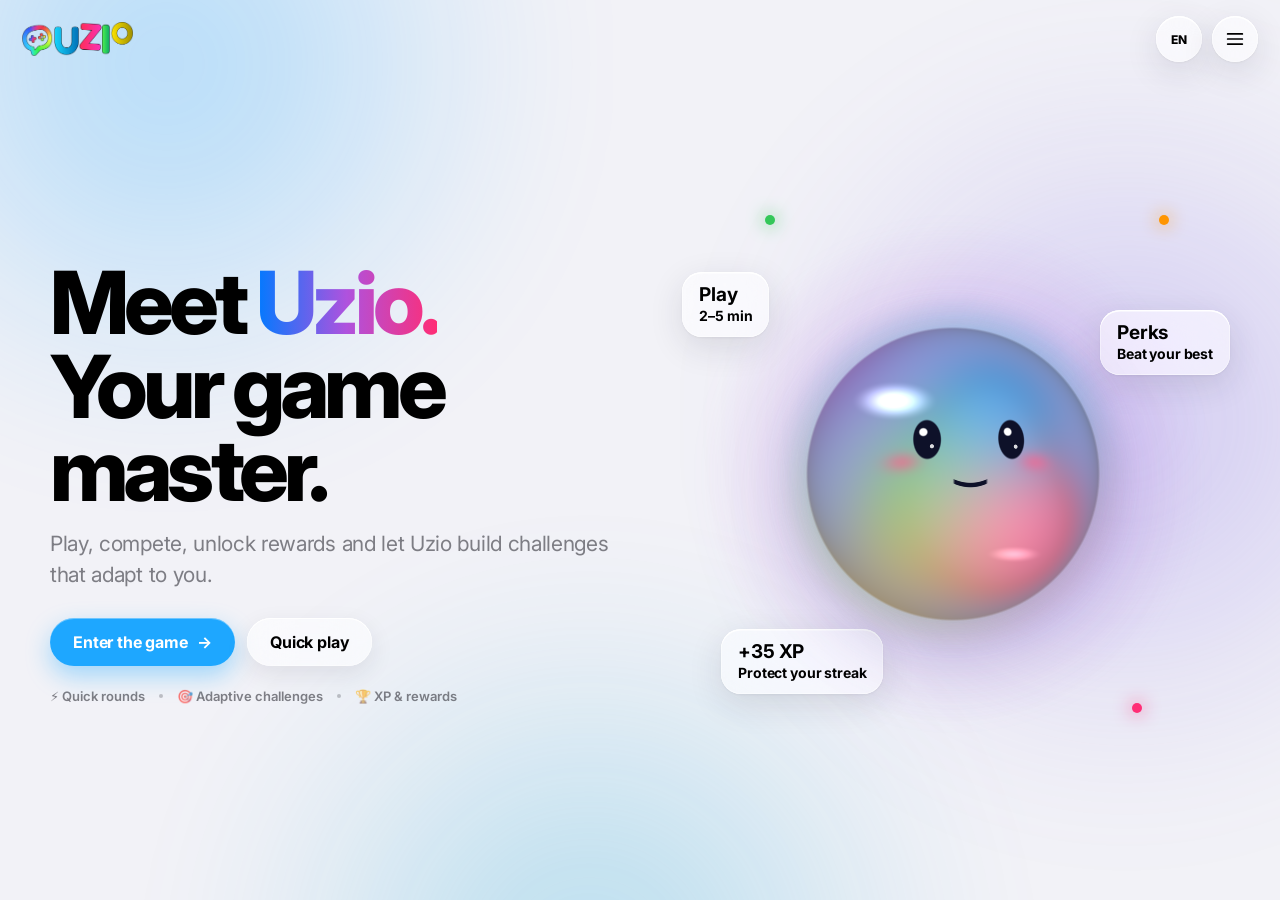
<file: index.html>
<!doctype html>
<html lang="en">
<head>
<meta charset="utf-8">
<meta name="viewport" content="width=device-width,initial-scale=1,viewport-fit=cover">
<title>Uzio</title>
<meta name="theme-color" content="#f2f2f7">
<link rel="icon" href="favicon.ico" sizes="any">
<link rel="icon" type="image/png" sizes="32x32" href="assets/favicon-32.png">
<link rel="icon" type="image/png" sizes="192x192" href="assets/favicon-192.png">
<link rel="apple-touch-icon" href="assets/apple-touch-icon.png">
<meta property="og:title" content="Uzio">
<meta property="og:image" content="assets/uzio-logo.png">
<link rel="preconnect" href="https://fonts.googleapis.com">
<link rel="preconnect" href="https://fonts.gstatic.com" crossorigin>
<link rel="stylesheet" href="https://fonts.googleapis.com/css2?family=Inter:wght@400;500;600;700;800&display=swap">
<script>try{var t=localStorage.getItem('uzio-theme');if(t==='light'||t==='dark')document.documentElement.setAttribute('data-theme',t)}catch(e){}</script>
<link rel="stylesheet" href="landing.css">
<link rel="stylesheet" href="uzio-ai.css">
<link rel="stylesheet" href="uzio-cursor.css">
</head>
<body>
<div class="wallpaper" aria-hidden="true"><i></i><i></i><i></i></div>
<div class="shell">
  <header class="topbar">
    <a class="brand" href="#" aria-label="Uzio"><img class="brand-logo" src="assets/uzio-logo.png" alt="Uzio"><img class="brand-icon" src="assets/favicon-192.png" alt="Uzio"></a>
    <div class="actions">
      <div class="pop" id="langPop">
        <button class="round-btn glass lang-btn" id="langBtn" type="button" aria-expanded="false" aria-controls="langMenu"><span id="langCode">EN</span></button>
        <div class="menu glass" id="langMenu" inert>
          <button class="menu-item" type="button" data-lang="en" aria-current="true"><span class="flag">🇬🇧</span><span>English</span><span class="check">✓</span></button>
          <button class="menu-item" type="button" data-lang="tr"><span class="flag">🇹🇷</span><span>Türkçe</span><span class="check">✓</span></button>
          <button class="menu-item" type="button" data-lang="fr"><span class="flag">🇫🇷</span><span>Français</span><span class="check">✓</span></button>
          <button class="menu-item" type="button" data-lang="de"><span class="flag">🇩🇪</span><span>Deutsch</span><span class="check">✓</span></button>
        </div>
      </div>
      <div class="pop" id="morePop">
        <button class="round-btn glass" id="moreBtn" type="button" aria-label="Open menu" aria-expanded="false" aria-controls="moreMenu"><svg viewBox="0 0 24 24"><path d="M4 6.5h16M4 12h16M4 17.5h16"/></svg></button>
        <div class="menu glass" id="moreMenu" inert>
          <a class="menu-item" href="main-page.html" id="menuEnter">Enter the game</a>
          <button class="menu-item theme-row" type="button" id="themeToggle"><span id="themeLabel">Dark mode</span><span class="switch" aria-hidden="true"><i></i></span></button>
        </div>
      </div>
    </div>
  </header>

  <main class="hero">
    <section class="copy">
      <h1 id="headline">Meet <span class="grad">Uzio.</span><br>Your game master.</h1>
      <p class="lead" id="lead">Play, compete, unlock rewards and let Uzio build challenges that adapt to you.</p>
      <div class="ctas">
        <a class="btn primary" href="main-page.html#home" id="startBtn">Enter the game <span aria-hidden="true">→</span></a>
        <a class="btn secondary" href="main-page.html#play" id="tryBtn">Quick play</a>
      </div>
      <div class="proof" aria-label="Highlights">
        <span id="proof1">⚡ Quick rounds</span><span class="dot"></span><span id="proof2">🎯 Adaptive challenges</span><span class="dot"></span><span id="proof3">🏆 XP &amp; rewards</span>
      </div>
    </section>

    <section class="visual" aria-label="Uzio character">
      <div class="halo"></div>
      <div class="bubble glass b1"><b>Play</b><span id="bubble1">2–5 min</span></div>
      <div class="bubble glass b2"><b>Perks</b><span id="bubble2">Beat your best</span></div>
      <div class="bubble glass b3"><b>+35 XP</b><span id="bubble3">Protect your streak</span></div>
      <div class="spark s1"></div><div class="spark s2"></div><div class="spark s3"></div>
      <a class="uzio-orb" href="main-page.html#uzio-ai" aria-label="Open Uzio AI">
        <span class="orb-body" id="orbBody">
          <canvas id="uzioOrb" width="512" height="512" aria-hidden="true"></canvas>
          <span class="orb-fx" aria-hidden="true"><span class="hat" id="orbHat"></span></span>
        </span>
      </a>
    </section>
  </main>
</div>
<script src="landing.js"></script>
<script src="uzio-cursor.js"></script>
<script src="uzio-ai.js"></script>
</body>
</html>
</file>
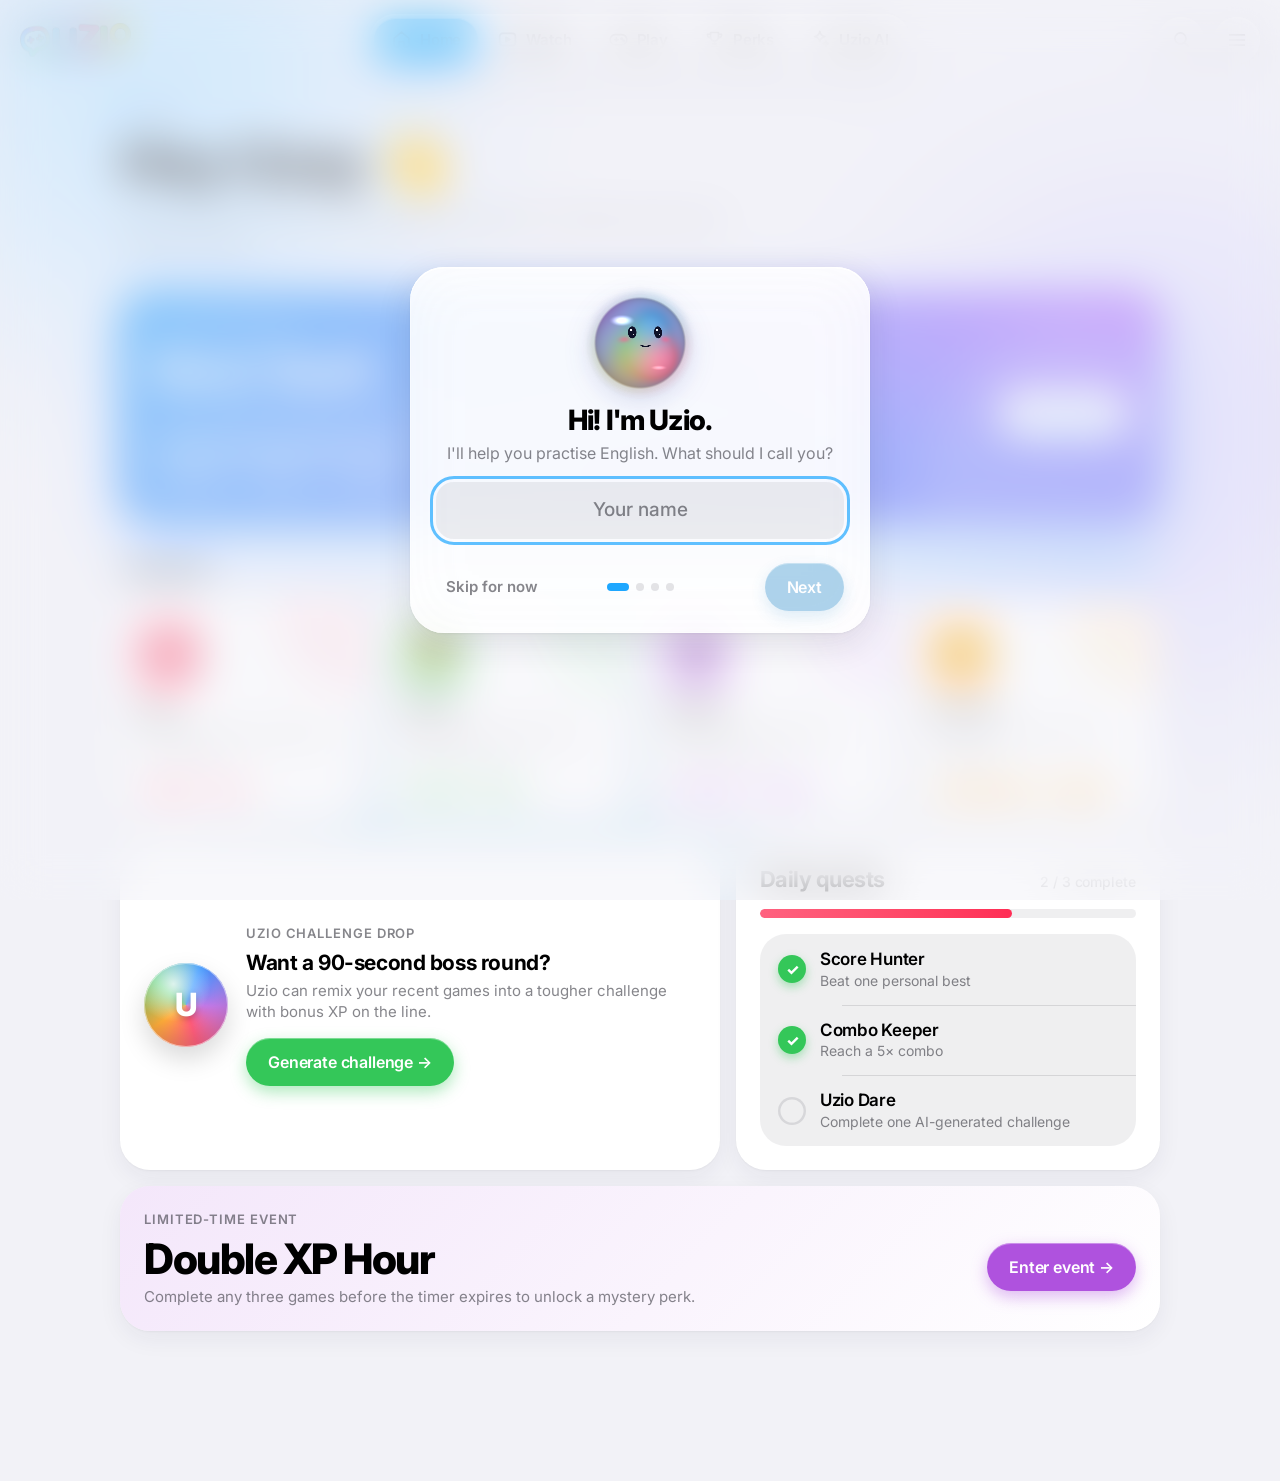
<file: main-page.html>
<!doctype html>
<html lang="en">
<head>
<meta charset="utf-8">
<meta name="viewport" content="width=device-width,initial-scale=1,viewport-fit=cover">
<title>Uzio</title>
<meta name="theme-color" content="#f2f2f7">
<link rel="icon" href="favicon.ico" sizes="any">
<link rel="icon" type="image/png" sizes="32x32" href="assets/favicon-32.png">
<link rel="icon" type="image/png" sizes="192x192" href="assets/favicon-192.png">
<link rel="apple-touch-icon" href="assets/apple-touch-icon.png">
<meta property="og:title" content="Uzio">
<meta property="og:image" content="assets/uzio-logo.png">
<link rel="preconnect" href="https://fonts.googleapis.com">
<link rel="preconnect" href="https://fonts.gstatic.com" crossorigin>
<link rel="stylesheet" href="https://fonts.googleapis.com/css2?family=Inter:wght@400;500;600;700;800&display=swap">
<script>try{var t=localStorage.getItem('uzio-theme');if(t==='light'||t==='dark')document.documentElement.setAttribute('data-theme',t)}catch(e){}</script>
<link rel="stylesheet" href="style.css">
<link rel="stylesheet" href="uzio-ai.css">
<link rel="stylesheet" href="uzio-cursor.css">
</head>
<body>

<div class="wallpaper" aria-hidden="true"><i></i><i></i><i></i></div>
<svg width="0" height="0" style="position:absolute" aria-hidden="true" focusable="false">
  <defs>
    <filter id="goo" x="-20%" y="-60%" width="140%" height="220%" color-interpolation-filters="sRGB">
      <feGaussianBlur in="SourceGraphic" stdDeviation="7" result="blur"/>
      <feColorMatrix in="blur" mode="matrix" values="1 0 0 0 0  0 1 0 0 0  0 0 1 0 0  0 0 0 20 -8"/>
    </filter>
  </defs>
</svg>

<header class="bar" id="bar">
  <a class="brand" href="#home" aria-label="Uzio home"><img class="brand-logo" src="assets/uzio-logo.png" alt="Uzio"><img class="brand-icon" src="assets/favicon-192.png" alt="Uzio"></a>

  <nav class="tabs glass" id="tabs" aria-label="Main">
    <span class="dropwrap" aria-hidden="true"><i class="d-from"></i><i class="d-bridge"></i><i class="d-head"></i></span>
    <a class="tab" href="#home" data-view="home" style="--c:#1ea7ff">
      <svg viewBox="0 0 24 24" aria-hidden="true"><path d="M3.5 10.8 12 3.5l8.5 7.3V19a1.5 1.5 0 0 1-1.5 1.5h-4.2v-6H9.2v6H5A1.5 1.5 0 0 1 3.5 19z"/></svg><span>Home</span></a>
    <a class="tab" href="#watch" data-view="watch" style="--c:#b44dff">
      <svg viewBox="0 0 24 24" aria-hidden="true"><rect x="3" y="5" width="18" height="14" rx="3.5"/><path d="m10.2 9.4 4.4 2.6-4.4 2.6z" fill="currentColor"/></svg><span>Watch</span></a>
    <a class="tab" href="#play" data-view="play" style="--c:#ff2d75">
      <svg viewBox="0 0 24 24" aria-hidden="true"><rect x="2.5" y="6.5" width="19" height="11.5" rx="5.75"/><path d="M7.5 12.2h4M9.5 10.2v4"/><circle cx="15.6" cy="11.2" r=".8" fill="currentColor"/><circle cx="17.9" cy="13.4" r=".8" fill="currentColor"/></svg><span>Play</span></a>
    <a class="tab" href="#perks" data-view="perks" style="--c:#b8ff1f">
      <svg viewBox="0 0 24 24" aria-hidden="true"><path d="M7.5 4h9v5.2a4.5 4.5 0 0 1-9 0zM7.5 6H4v1a3.2 3.2 0 0 0 3.8 3.1M16.5 6H20v1a3.2 3.2 0 0 1-3.8 3.1M12 13.7V17M8.5 20h7M9.8 17h4.4"/></svg><span>Perks</span></a>
    <a class="tab" href="#uzio-ai" data-view="uzio-ai" style="--c:#ffa11a">
      <svg viewBox="0 0 24 24" aria-hidden="true"><path d="M11.2 2.8c.62 3.42 2.48 5.28 5.9 5.9-3.42.62-5.28 2.48-5.9 5.9-.62-3.42-2.48-5.28-5.9-5.9 3.42-.62 5.28-2.48 5.9-5.9Z"/><path d="M18.1 13.7c.32 1.8 1.28 2.76 3.08 3.08-1.8.32-2.76 1.28-3.08 3.08-.32-1.8-1.28-2.76-3.08-3.08 1.8-.32 2.76-1.28 3.08-3.08Z"/></svg><span>Uzio AI</span></a>
  </nav>

  <div class="actions">

    <div class="search-pill glass" id="searchPill" role="search">
      <button class="search-btn" id="searchBtn" type="button" aria-label="Search" title="Search">
        <svg viewBox="0 0 24 24" aria-hidden="true"><circle cx="10.8" cy="10.8" r="6.3"/><path d="m15.5 15.5 4.2 4.2"/></svg>
      </button>
      <input class="search-input" id="searchInput" type="search" placeholder="Search" autocomplete="off" aria-label="Search">
    </div>

    <div class="acct" id="acct">
    <button class="round-btn glass" id="acctBtn" type="button" aria-label="Open account menu" aria-expanded="false" aria-controls="menu">
      <svg viewBox="0 0 24 24" aria-hidden="true"><path class="hl" d="M4 6.5h16"/><path class="hl" d="M4 12h16"/><path class="hl" d="M4 17.5h16"/></svg>
    </button>
    <div class="menu glass" id="menu" inert>
      <div class="menu-head"><span class="avatar" id="menuAvatar">U</span><div><b id="menuName">Uzay</b><small>Level 7 · Explorer</small></div></div>
      <hr>
      <button class="menu-item" type="button" data-menu="Account">Account
        <svg viewBox="0 0 24 24"><circle cx="12" cy="8" r="4"/><path d="M4.5 21a7.5 7.5 0 0 1 15 0"/></svg></button>
      <button class="menu-item" type="button" data-menu="Settings">Settings
        <svg viewBox="0 0 24 24"><circle cx="12" cy="12" r="3"/><path d="M12 2.8v2.4M12 18.8v2.4M2.8 12h2.4M18.8 12h2.4M5.5 5.5l1.7 1.7M16.8 16.8l1.7 1.7M5.5 18.5l1.7-1.7M16.8 7.2l1.7-1.7"/></svg></button>
      <button class="menu-item" type="button" data-menu="My Plan">My Plan
        <svg viewBox="0 0 24 24"><rect x="3" y="5" width="18" height="14" rx="3"/><path d="M3 10h18M7 15h4"/></svg></button>
      <button class="menu-item" type="button" id="replayOnb">Replay welcome
        <svg viewBox="0 0 24 24"><path d="M4 12a8 8 0 1 0 2.6-5.9"/><path d="M4 4v4.5h4.5"/></svg></button>
      <hr>
      <div class="menu-lang" id="menuLang">
        <button class="menu-item menu-lang-toggle" type="button" id="menuLangBtn" aria-expanded="false" aria-controls="langMenu">
          <span id="menuLangLabel">Language</span><span class="menu-lang-code" id="langCode">EN</span>
        </button>
        <div class="menu-lang-options" id="langMenu" hidden>
          <button class="menu-item lang-option" type="button" data-lang="en"><span class="flag">🇬🇧</span><span class="lang-name">English</span><span class="lang-check">✓</span></button>
          <button class="menu-item lang-option" type="button" data-lang="tr"><span class="flag">🇹🇷</span><span class="lang-name">Türkçe</span><span class="lang-check">✓</span></button>
          <button class="menu-item lang-option" type="button" data-lang="fr"><span class="flag">🇫🇷</span><span class="lang-name">Français</span><span class="lang-check">✓</span></button>
          <button class="menu-item lang-option" type="button" data-lang="de"><span class="flag">🇩🇪</span><span class="lang-name">Deutsch</span><span class="lang-check">✓</span></button>
        </div>
      </div>
      <hr>
      <div class="menu-item" style="cursor:default"><span>Dark mode</span>
        <button id="themeToggle" class="switch" type="button" role="switch" aria-checked="false" aria-label="Dark mode">
          <span class="track t-day"></span><span class="track t-night"></span>
          <span class="stars"><i></i><i></i><i></i><i></i><i></i></span>
          <span class="clouds"><i></i><i></i></span>
          <span class="knob">
            <svg class="ic s" viewBox="0 0 24 24" aria-hidden="true"><circle cx="12" cy="12" r="4"/><path d="M12 2v2M12 20v2M2 12h2M20 12h2M4.9 4.9l1.4 1.4M17.7 17.7l1.4 1.4M4.9 19.1l1.4-1.4M17.7 6.3l1.4-1.4"/></svg>
            <svg class="ic m" viewBox="0 0 24 24" aria-hidden="true"><path d="M21 12.8A9 9 0 1 1 11.2 3a7 7 0 0 0 9.8 9.8z"/></svg>
          </span>
        </button></div>
    </div>
  </div>
  </div>
</header>

<main>
  <section class="large" id="view" aria-live="polite">
    <span class="eyebrow t" id="eyebrow">Home</span>
    <h1 class="t" id="title">Hey Uzay 👋</h1>
    <p class="t" id="blurb"></p>
  </section>
  <div class="panel" id="panel"></div>
</main>

<a class="uzio-orb" href="#uzio-ai" aria-label="Open Uzio AI">
  <span class="orb-label glass">Open Uzio AI</span>
  <span class="orb-body" id="orbBody">
    <canvas id="uzioOrb" width="256" height="256" aria-hidden="true"></canvas>
    <span class="orb-fx" aria-hidden="true"><span class="hat" id="orbHat"></span></span>
  </span>
</a>

<div class="onb" id="onb" role="dialog" aria-modal="true" aria-labelledby="onbTitle" inert>
  <div class="onb-card glass">
    <div class="uzio-mini onb-orb" aria-hidden="true"><span>U</span></div>
    <div id="onbBody"></div>
    <div class="onb-foot"><span id="onbLeft"></span><span class="dots" id="onbDots" aria-hidden="true"><i></i><i></i><i></i><i></i></span><span id="onbRight"></span></div>
  </div>
</div>

<div class="toast" id="toast" role="status"></div>

<button class="back-top glass" id="backTop" type="button" aria-label="Back to top">
  <svg viewBox="0 0 24 24" aria-hidden="true"><path d="m6 14 6-6 6 6"/></svg>
  <span>Back to top</span>
</button>

<script src="script.js"></script>
<script src="uzio-cursor.js"></script>
<script src="uzio-ai.js"></script>
</body>
</html>
</file>
<file: landing.css>
@property --accent { syntax:'<color>'; inherits:true; initial-value:#1ea7ff; }
:root{
  color-scheme:light;
  --font:"SF Pro Display","SF Pro Text",-apple-system,BlinkMacSystemFont,"Inter",system-ui,sans-serif;
  --spring:cubic-bezier(.32,1.25,.45,1); --smooth:cubic-bezier(.32,.72,0,1);
  --bg:#f2f2f7; --card:#fff; --fg:#000; --fg2:rgba(60,60,67,.64);
  --fill:rgba(120,120,128,.12); --fill2:rgba(120,120,128,.2); --sep:rgba(60,60,67,.14);
  --glass:rgba(255,255,255,.58); --glass-edge:rgba(255,255,255,.75); --spec:rgba(255,255,255,.95);
  --glass-shadow:0 10px 34px rgba(30,30,60,.12),0 1px 3px rgba(0,0,0,.06);
  --blue:#007AFF; --pink:#FF2D75; --green:#34C759; --purple:#AF52DE; --orange:#FF9500; --teal:#30B0C7;
  --accent:#1ea7ff; --night:0;
}
@media(prefers-color-scheme:dark){:root:not([data-theme="light"]){color-scheme:dark;--bg:#000;--card:#1c1c1e;--fg:#fff;--fg2:rgba(235,235,245,.64);--fill:rgba(120,120,128,.24);--fill2:rgba(120,120,128,.36);--sep:rgba(84,84,88,.6);--glass:rgba(58,58,62,.5);--glass-edge:rgba(255,255,255,.16);--spec:rgba(255,255,255,.28);--glass-shadow:0 12px 40px rgba(0,0,0,.55),0 1px 3px rgba(0,0,0,.4);--night:1}}
:root[data-theme="dark"]{color-scheme:dark;--bg:#000;--card:#1c1c1e;--fg:#fff;--fg2:rgba(235,235,245,.64);--fill:rgba(120,120,128,.24);--fill2:rgba(120,120,128,.36);--sep:rgba(84,84,88,.6);--glass:rgba(58,58,62,.5);--glass-edge:rgba(255,255,255,.16);--spec:rgba(255,255,255,.28);--glass-shadow:0 12px 40px rgba(0,0,0,.55),0 1px 3px rgba(0,0,0,.4);--night:1}
*{box-sizing:border-box;-webkit-tap-highlight-color:transparent}
html,body{margin:0;width:100%;height:100%;overflow:hidden}
body{font-family:var(--font);background:var(--bg);color:var(--fg);-webkit-font-smoothing:antialiased;text-rendering:optimizeLegibility}
button,a{font:inherit;color:inherit}
:focus-visible{outline:3px solid color-mix(in srgb,var(--accent) 70%,transparent);outline-offset:3px}
.wallpaper{position:fixed;inset:0;z-index:-2;overflow:hidden;pointer-events:none}
.wallpaper i{position:absolute;width:62vmax;height:62vmax;border-radius:50%;filter:blur(82px);opacity:.33}
.wallpaper i:nth-child(1){left:-18vmax;top:-26vmax;background:radial-gradient(circle,var(--accent),transparent 66%);animation:d1 22s ease-in-out infinite alternate}
.wallpaper i:nth-child(2){right:-19vmax;top:2vmax;background:radial-gradient(circle,color-mix(in srgb,var(--accent) 30%,var(--purple)),transparent 66%);animation:d2 27s ease-in-out infinite alternate}
.wallpaper i:nth-child(3){left:15vmax;bottom:-36vmax;background:radial-gradient(circle,color-mix(in srgb,var(--accent) 35%,var(--teal)),transparent 66%);animation:d3 25s ease-in-out infinite alternate}
@keyframes d1{to{translate:18vmax 12vmax;scale:1.16}}@keyframes d2{to{translate:-15vmax 8vmax;scale:.9}}@keyframes d3{to{translate:14vmax -10vmax;scale:1.14}}
.glass{background:var(--glass);-webkit-backdrop-filter:blur(30px) saturate(1.9);backdrop-filter:blur(30px) saturate(1.9);box-shadow:inset 0 0 0 .5px var(--glass-edge),inset 0 1.5px 0 var(--spec),inset 0 -1px 0 rgba(255,255,255,.08),var(--glass-shadow)}
.shell{height:100dvh;display:grid;grid-template-rows:auto 1fr;padding:0 max(22px,env(safe-area-inset-right)) max(18px,env(safe-area-inset-bottom)) max(22px,env(safe-area-inset-left))}
.topbar{position:relative;z-index:30;display:grid;grid-template-columns:1fr auto;align-items:center;padding:calc(16px + env(safe-area-inset-top)) 0 12px}
.brand{display:flex;align-items:center;gap:10px;text-decoration:none;font-size:19px;font-weight:700;letter-spacing:-.02em;width:max-content}
.brand-mark{width:36px;height:36px;border-radius:12px;display:grid;place-items:center;background:linear-gradient(160deg,color-mix(in srgb,var(--accent) 70%,#fff),var(--accent));color:#0b0e1d;font-weight:800;font-size:19px;box-shadow:inset 0 1px 0 rgba(255,255,255,.5),0 4px 12px color-mix(in srgb,var(--accent) 45%,transparent)}
.actions{display:flex;gap:10px;align-items:center}.round-btn{width:46px;height:46px;padding:0;border:0;border-radius:50%;display:grid;place-items:center;cursor:pointer;transition:transform .4s var(--spring)}.round-btn:hover{filter:brightness(1.03)}.round-btn:active{transform:scale(.92)}.round-btn svg{width:22px;height:22px;fill:none;stroke:currentColor;stroke-width:1.9;stroke-linecap:round;stroke-linejoin:round}.round-btn.lang-btn{font-size:12px;font-weight:800;letter-spacing:.04em}
.pop{position:relative}.menu{position:absolute;right:0;top:calc(100% + 10px);width:230px;padding:8px;border-radius:26px;opacity:0;visibility:hidden;pointer-events:none;transform:translateY(-8px) scale(.92);transform-origin:top right;transition:opacity .2s ease,transform .45s var(--spring),visibility .2s}.pop.open .menu{opacity:1;visibility:visible;pointer-events:auto;transform:none}
.menu-item{width:100%;display:flex;align-items:center;gap:12px;padding:12px;border:0;border-radius:16px;background:transparent;cursor:pointer;text-align:left;font-size:15px;font-weight:600;text-decoration:none}.menu-item:hover{background:var(--fill)}.flag{width:26px;text-align:center;font-size:18px}.menu-item .check{margin-left:auto;color:var(--accent);opacity:0}.menu-item[aria-current="true"]{background:color-mix(in srgb,var(--accent) 12%,transparent)}.menu-item[aria-current="true"] .check{opacity:1}.menu hr{border:0;height:.5px;background:var(--sep);margin:6px 12px}.theme-row{justify-content:space-between}.switch{width:44px;height:24px;border:1px solid color-mix(in srgb,var(--fg) 20%,transparent);border-radius:99px;background:linear-gradient(180deg,#74c9ff,#d6efff);position:relative;padding:0;cursor:pointer;overflow:hidden}.switch:before{content:"";position:absolute;inset:0;background:linear-gradient(180deg,#15204f,#070b24);opacity:var(--night);transition:opacity .5s}.switch i{position:absolute;top:3px;left:3px;width:16px;height:16px;border-radius:50%;background:#fff;box-shadow:0 1px 4px rgba(0,0,0,.35);transform:translateX(calc(var(--night) * 20px));transition:transform .4s var(--spring)}
.hero{min-height:0;display:grid;grid-template-columns:minmax(0,1.02fr) minmax(340px,.98fr);gap:clamp(18px,4vw,70px);align-items:center;width:min(1180px,100%);margin:0 auto;padding:clamp(12px,3vh,28px) 0 clamp(20px,4vh,46px)}
.copy{align-self:center;max-width:650px}.eyebrow{display:inline-flex;align-items:center;gap:10px;padding:8px 12px;border-radius:999px;font-size:12px;font-weight:700;letter-spacing:.07em;text-transform:uppercase;color:var(--fg2)}.eyebrow:before{content:"";width:8px;height:8px;border-radius:50%;background:var(--green);box-shadow:0 0 0 4px color-mix(in srgb,var(--green) 18%,transparent)}
h1{margin:18px 0 16px;font-size:clamp(46px,6.8vw,88px);line-height:.96;letter-spacing:-.055em;font-weight:800;text-wrap:balance}h1 .grad{background:linear-gradient(90deg,var(--blue),var(--purple),var(--pink));-webkit-background-clip:text;background-clip:text;color:transparent}
.lead{margin:0;max-width:52ch;color:var(--fg2);font-size:clamp(17px,1.8vw,21px);line-height:1.48;letter-spacing:-.015em}.ctas{display:flex;align-items:center;gap:12px;flex-wrap:wrap;margin-top:28px}.btn{display:inline-flex;align-items:center;justify-content:center;gap:9px;padding:14px 23px;border:0;border-radius:999px;text-decoration:none;cursor:pointer;font-size:16px;font-weight:700;letter-spacing:-.01em;transition:transform .4s var(--spring),filter .2s ease}.btn:hover{filter:brightness(1.04)}.btn:active{transform:scale(.95)}.primary{background:var(--accent);color:#fff;box-shadow:inset 0 1px 0 rgba(255,255,255,.35),0 10px 24px color-mix(in srgb,var(--accent) 38%,transparent)}.secondary{background:var(--glass);-webkit-backdrop-filter:blur(22px) saturate(1.7);backdrop-filter:blur(22px) saturate(1.7);box-shadow:inset 0 0 0 .5px var(--glass-edge),inset 0 1px 0 var(--spec),0 8px 24px rgba(30,30,60,.09)}.proof{display:flex;gap:14px;align-items:center;margin-top:22px;color:var(--fg2);font-size:13px;font-weight:600;flex-wrap:wrap}.proof span{display:flex;gap:6px;align-items:center}.dot{width:4px;height:4px;border-radius:50%;background:var(--fg2);opacity:.45}
.visual{position:relative;height:min(70vh,650px);min-height:420px;display:grid;place-items:center;isolation:isolate}.halo{position:absolute;width:min(42vw,510px);aspect-ratio:1;border-radius:50%;background:radial-gradient(circle,color-mix(in srgb,var(--accent) 25%,transparent) 0 34%,color-mix(in srgb,var(--purple) 12%,transparent) 48%,transparent 70%);filter:blur(10px);animation:pulse 5s ease-in-out infinite}@keyframes pulse{50%{transform:scale(1.08);opacity:.82}}
.uzio-orb{position:relative;z-index:5;display:block;width:min(34vw,390px);aspect-ratio:1;color:var(--fg);text-decoration:none;outline:none;cursor:pointer}
.orb-body{position:relative;display:block;width:100%;height:100%;animation:orbfloat 4.2s ease-in-out infinite;filter:drop-shadow(0 24px 34px rgba(60,70,150,.24));transform-origin:center}
.uzio-orb canvas{display:block;width:100%;height:100%}.orb-fx{position:absolute;inset:0;pointer-events:none;overflow:visible}.hat{display:none!important}.hat svg{display:block;width:100%;height:100%;overflow:visible}.hat .prop{transform-box:fill-box;transform-origin:center;animation:propspin .38s linear infinite}@keyframes propspin{0%{transform:scaleX(1)}50%{transform:scaleX(-1)}100%{transform:scaleX(1)}}
.uzio-orb.no-gl canvas{background:conic-gradient(from 0deg,#1ea7ff,#ff2d75,#b8ff1f,#b44dff,#ffa11a,#1ea7ff);clip-path:circle(37%)}@keyframes orbfloat{50%{transform:translateY(-12px)}}
.bubble{position:absolute;padding:13px 17px;border-radius:20px;font-size:14px;font-weight:700;letter-spacing:-.01em;animation:bob 5s ease-in-out infinite}.bubble b{display:block;font-size:19px;line-height:1.05;margin-bottom:2px}.b1{left:1%;top:18%;animation-delay:-1s}.b2{right:0;top:24%;animation-delay:-2.4s}.b3{left:8%;bottom:15%;animation-delay:-3.2s}@keyframes bob{50%{transform:translateY(-8px) rotate(1deg)}}
.spark{position:absolute;width:10px;height:10px;border-radius:50%;background:var(--c);box-shadow:0 0 18px var(--c);animation:tw 2.4s ease-in-out infinite alternate}.s1{--c:var(--pink);right:16%;bottom:12%}.s2{--c:var(--green);left:16%;top:9%;animation-delay:-1.1s}.s3{--c:var(--orange);right:11%;top:9%;animation-delay:-.5s}@keyframes tw{to{opacity:.25;transform:scale(.6)}}
@media(max-width:820px){.shell{padding-left:18px;padding-right:18px}.hero{grid-template-columns:1fr;gap:0;text-align:center;padding-top:4px;padding-bottom:14px}.copy{margin:auto;z-index:2}.eyebrow{font-size:11px}h1{font-size:clamp(42px,12vw,68px);margin:12px 0 12px}.lead{font-size:16px;max-width:38ch;margin:auto}.ctas,.proof{justify-content:center}.ctas{margin-top:20px}.visual{height:36vh;min-height:245px;margin-top:-8px}.uzio-orb{width:min(56vw,280px)}.halo{width:min(70vw,350px)}.bubble{padding:9px 12px;font-size:11px;border-radius:15px}.bubble b{font-size:15px}.b1{left:4%;top:10%}.b2{right:3%;top:16%}.b3{left:10%;bottom:7%}.proof{margin-top:14px;font-size:11.5px}}
@media(max-width:480px){.topbar{padding-top:calc(10px + env(safe-area-inset-top));padding-bottom:6px}.brand span:last-child{display:none}.round-btn{width:42px;height:42px}.hero{padding-top:0}.eyebrow{display:none}h1{font-size:clamp(40px,12.8vw,58px);margin-top:2px}.lead{font-size:14.5px;line-height:1.4}.ctas{margin-top:16px}.btn{padding:12px 18px;font-size:14px}.proof{display:none}.visual{height:38vh;min-height:220px}.uzio-orb{width:min(62vw,245px)}.b3{display:none}}
@media(max-height:720px) and (min-width:821px){h1{font-size:clamp(44px,6vw,68px);margin:12px 0}.lead{font-size:17px}.visual{height:64vh;min-height:360px}.uzio-orb{width:min(31vw,330px)}.ctas{margin-top:20px}.proof{margin-top:14px}}

/* ---------- Magnetic hover: landing page only ---------- */
@media (hover:hover) and (pointer:fine){
  .magnetic{will-change:transform;transform-style:preserve-3d;transition:transform .42s var(--spring),filter .2s ease,box-shadow .25s ease}
  .magnetic.is-magnetic{transition:transform .10s ease-out,filter .2s ease,box-shadow .25s ease}
  .btn.magnetic:hover{filter:brightness(1.04)}
}

@media(prefers-reduced-motion:reduce){*,*::before,*::after{animation-duration:.01ms!important;animation-iteration-count:1!important;transition-duration:.01ms!important}}

.brand-logo{height:34px;width:auto;display:block}
.brand-icon{display:none;width:36px;height:36px}
@media(max-width:480px){.brand-logo{display:none}.brand-icon{display:block}}
</file>
<file: uzio-ai.css>
/* Uzio AI chat panel. Uses the site's own theme variables, so light/dark and accent colours just work. */
.uai {
  --uai-accent: var(--accent, #007AFF);
  position: fixed; z-index: 90;
  right: var(--uai-r, max(14px, env(safe-area-inset-right, 0px)));
  bottom: var(--uai-b, calc(18px + env(safe-area-inset-bottom, 0px)));
  width: min(400px, calc(100vw - 28px));
  height: min(620px, calc(100dvh - 40px));
  display: flex; flex-direction: column; overflow: hidden;
  border-radius: 28px;
  color: var(--fg, #000); font-family: inherit;
  background: color-mix(in srgb, var(--card, #fff) 80%, transparent);
  -webkit-backdrop-filter: blur(34px) saturate(1.8); backdrop-filter: blur(34px) saturate(1.8);
  box-shadow: inset 0 0 0 .5px var(--glass-edge, rgba(255, 255, 255, .7)), inset 0 1.5px 0 var(--spec, rgba(255, 255, 255, .9)),
    var(--glass-shadow, 0 10px 34px rgba(30, 30, 60, .14)), 0 24px 60px color-mix(in srgb, var(--uai-accent) 16%, transparent);
  transform-origin: 90% 100%;
  opacity: 0; visibility: hidden; transform: translateY(18px) scale(.92);
  transition: opacity .25s ease, transform .45s cubic-bezier(.32, 1.25, .45, 1), visibility 0s linear .45s;
}
/* on the game hub the chat grows from the exact spot where the orb sits (--uai-r / --uai-b are measured in JS) */
.uai--hub { height: min(620px, calc(100dvh - var(--uai-b, 18px) - 84px)); }
.uai.open { opacity: 1; visibility: visible; transform: none; transition-delay: 0s; }

.uai-head { display: flex; align-items: center; gap: 12px; padding: 14px 12px 12px 16px; border-bottom: .5px solid var(--sep, rgba(60, 60, 67, .2)); }
/* the header slot holds the real Uzio orb (moved here from the page when the chat opens) */
.uai-av { position: relative; flex: none; width: 64px; height: 64px; margin: -10px -4px -10px -8px; }
.uai-av .orb-body, .uai-fly .orb-body {
  position: absolute; inset: 0; width: 100%; height: 100%; animation: none;
  filter: drop-shadow(0 4px 8px var(--orb-shadow, rgba(60, 70, 150, .25)));
}
/* welcome window: the real orb replaces the old "U" badge */
.onb-orb.has-orb { overflow: visible; background: none; box-shadow: none; animation: none; }
.onb-orb.has-orb::before, .onb-orb.has-orb > span:not(.orb-body) { display: none; }
.onb-orb .orb-body { position: absolute; inset: -14px; width: auto; height: auto; animation: none; filter: drop-shadow(0 8px 14px var(--orb-shadow, rgba(60, 70, 150, .25))); }
.uai-av canvas, .uai-fly canvas, .onb-orb canvas { display: block; width: 100%; height: 100%; }
.uai-fly { position: fixed; z-index: 95; margin: 0; pointer-events: none; transform-origin: 0 0; }
.uai-fly.no-gl canvas, .uai-av.no-gl canvas, .onb-orb.no-gl canvas { background: conic-gradient(from 0deg, #1ea7ff, #ff2d75, #b8ff1f, #b44dff, #ffa11a, #1ea7ff); clip-path: circle(37%); }
.uai-id { flex: 1; min-width: 0; display: grid; gap: 1px; }
.uai-id b { font-size: 17px; font-weight: 700; letter-spacing: -.02em; }
.uai-id small { font-size: 12.5px; color: var(--fg2, rgba(60, 60, 67, .62)); white-space: nowrap; overflow: hidden; text-overflow: ellipsis; }
.uai-ib {
  flex: none; width: 34px; height: 34px; display: grid; place-items: center; border: 0; border-radius: 50%; cursor: pointer;
  background: var(--fill, rgba(120, 120, 128, .12)); color: var(--fg, #000); transition: transform .3s cubic-bezier(.32, 1.25, .45, 1), background .2s;
}
.uai-ib:hover { background: var(--fill2, rgba(120, 120, 128, .2)); transform: scale(1.08); }
.uai-ib svg { width: 17px; height: 17px; fill: none; stroke: currentColor; stroke-width: 2.2; stroke-linecap: round; stroke-linejoin: round; }

.uai-log { flex: 1; overflow-y: auto; overscroll-behavior: contain; padding: 16px 14px 8px; display: flex; flex-direction: column; gap: 10px; scroll-behavior: smooth; }
.uai-msg { max-width: 88%; padding: 10px 14px; border-radius: 20px; font-size: 15px; line-height: 1.42; letter-spacing: -.01em; overflow-wrap: anywhere; animation: uaiIn .35s cubic-bezier(.32, 1.25, .45, 1) both; }
.uai-msg b { font-weight: 700; }
.uai-msg code { font-size: .88em; padding: 1px 6px; border-radius: 6px; background: var(--fill2, rgba(120, 120, 128, .2)); }
.uai-bot { align-self: flex-start; border-bottom-left-radius: 7px; background: var(--fill, rgba(120, 120, 128, .12)); }
.uai-me { align-self: flex-end; border-bottom-right-radius: 7px; color: #fff; background: linear-gradient(160deg, color-mix(in srgb, var(--uai-accent) 75%, #fff), var(--uai-accent)); box-shadow: 0 6px 16px color-mix(in srgb, var(--uai-accent) 32%, transparent); }
.uai-typing { display: flex; gap: 5px; padding: 14px 16px; }
.uai-typing i { width: 7px; height: 7px; border-radius: 50%; background: var(--fg2, rgba(60, 60, 67, .6)); animation: uaiDot 1s ease-in-out infinite; }
.uai-typing i:nth-child(2) { animation-delay: .15s; }
.uai-typing i:nth-child(3) { animation-delay: .3s; }

.uai-extra { margin-top: 10px; }
.uai-actions { display: flex; flex-wrap: wrap; gap: 8px; }
.uai-go {
  display: inline-flex; align-items: center; gap: 6px; padding: 8px 14px; border: 0; border-radius: 99px; cursor: pointer;
  font: inherit; font-size: 14px; font-weight: 650; color: #fff; background: var(--uai-accent);
  box-shadow: inset 0 1px 0 rgba(255, 255, 255, .35), 0 6px 14px color-mix(in srgb, var(--uai-accent) 36%, transparent);
  transition: transform .3s cubic-bezier(.32, 1.25, .45, 1);
}
.uai-go:hover { transform: translateY(-1px) scale(1.03); }

.uai-chips { display: flex; gap: 8px; padding: 6px 14px 10px; overflow-x: auto; scrollbar-width: none; min-height: 0; }
.uai-chips::-webkit-scrollbar { display: none; }
.uai-chips:empty { display: none; }
.uai-chip {
  flex: none; padding: 8px 14px; border: 0; border-radius: 99px; cursor: pointer; font: inherit; font-size: 14px; font-weight: 600; white-space: nowrap;
  color: color-mix(in srgb, var(--uai-accent) 85%, var(--fg, #000)); background: color-mix(in srgb, var(--uai-accent) 14%, transparent);
  transition: transform .3s cubic-bezier(.32, 1.25, .45, 1), background .2s; animation: uaiIn .4s cubic-bezier(.32, 1.25, .45, 1) both;
}
.uai-chip:hover { background: color-mix(in srgb, var(--uai-accent) 24%, transparent); transform: translateY(-1px); }

.uai-form { display: flex; gap: 8px; padding: 6px 12px calc(12px + env(safe-area-inset-bottom, 0px) * 0); align-items: center; }
.uai-input {
  flex: 1; min-width: 0; height: 44px; padding: 0 16px; border: 0; border-radius: 99px; outline: none;
  font: inherit; font-size: 16px; color: var(--fg, #000); background: var(--fill, rgba(120, 120, 128, .12));
  transition: box-shadow .25s;
}
.uai-input::placeholder { color: var(--fg2, rgba(60, 60, 67, .55)); }
.uai-input:focus { box-shadow: 0 0 0 3px color-mix(in srgb, var(--uai-accent) 40%, transparent); }
.uai-mic {
  flex: none; width: 44px; height: 44px; display: grid; place-items: center; border: 0; border-radius: 50%; cursor: pointer;
  color: var(--fg, #000); background: var(--fill, rgba(120, 120, 128, .12));
  transition: transform .3s cubic-bezier(.32, 1.25, .45, 1), background .2s, color .2s;
}
.uai-mic:disabled { opacity: .35; cursor: default; }
.uai-mic:hover:not(:disabled) { transform: scale(1.08); background: var(--fill2, rgba(120, 120, 128, .2)); }
.uai-mic svg { width: 21px; height: 21px; fill: none; stroke: currentColor; stroke-width: 2.1; stroke-linecap: round; stroke-linejoin: round; }
.uai-mic.on, .uai-mic.on:hover:not(:disabled) { color: #fff; background: #ff3b30; animation: uaiPulse 1.4s ease-out infinite; }
.uai-listening .uai-input { box-shadow: 0 0 0 3px rgba(255, 59, 48, .35); }
@keyframes uaiPulse { 0% { box-shadow: 0 0 0 0 rgba(255, 59, 48, .5); } 100% { box-shadow: 0 0 0 14px rgba(255, 59, 48, 0); } }
.uai-send {
  flex: none; width: 44px; height: 44px; display: grid; place-items: center; border: 0; border-radius: 50%; cursor: pointer; color: #fff;
  background: var(--uai-accent); box-shadow: 0 6px 16px color-mix(in srgb, var(--uai-accent) 40%, transparent);
  transition: transform .3s cubic-bezier(.32, 1.25, .45, 1), opacity .2s;
}
.uai-send:hover:not(:disabled) { transform: scale(1.08); }
.uai-send:disabled { opacity: .35; cursor: default; box-shadow: none; }
.uai-send svg { width: 20px; height: 20px; fill: none; stroke: currentColor; stroke-width: 2.4; stroke-linecap: round; stroke-linejoin: round; }
.uai :focus-visible { outline: 3px solid color-mix(in srgb, var(--uai-accent) 70%, transparent); outline-offset: 2px; }

/* the orb glows a little while the chat is open */
.uzio-orb.uai-active { pointer-events: none; }
.uzio-orb.uai-active .orb-label { opacity: 0 !important; }

@keyframes uaiIn { from { opacity: 0; transform: translateY(8px) scale(.96); } to { opacity: 1; transform: none; } }
@keyframes uaiDot { 0%, 80%, 100% { transform: translateY(0); opacity: .4; } 40% { transform: translateY(-5px); opacity: 1; } }

/* landing page: the orb isn't fixed there, so the panel docks bottom-right */
@media (max-width: 640px) {
  .uai { right: var(--uai-r, 10px); width: calc(100vw - 20px - (var(--uai-r, 10px) - 10px)); border-radius: 26px; }
  .uai--hub { height: min(640px, calc(100dvh - var(--uai-b, 18px) - 84px)); }
  .uai:not(.uai--hub) { height: min(640px, calc(100dvh - 24px)); bottom: calc(10px + env(safe-area-inset-bottom, 0px)); }
}
@media (prefers-reduced-motion: reduce) {
  .uai, .uai-msg, .uai-chip { transition: opacity .15s linear; animation: none; transform: none; }
  .uai-typing i, .uai-mic.on { animation: none; }
}
</file>
<file: uzio-cursor.css>
/* Uzio cursors: a neon-teal arrow, a pointing hand, a text beam and a loading ring.
   Pure CSS (SVG data URIs), so there is no lag. The spinning loading ring is added by uzio-cursor.js.
   To go back to the system cursors, set  <html data-cursor="system">. */
:root:not([data-cursor="system"]) {
  --uz-arrow: url("data:image/svg+xml,%3Csvg xmlns=%22http://www.w3.org/2000/svg%22 width=%2232%22 height=%2232%22 viewBox=%220 0 32 32%22%3E%3Cdefs%3E%3ClinearGradient id=%22g%22 gradientUnits=%22userSpaceOnUse%22 x1=%226%22 y1=%224%22 x2=%2222%22 y2=%2226%22%3E%3Cstop offset=%220%22 stop-color=%22%23b8fff6%22/%3E%3Cstop offset=%22.45%22 stop-color=%22%2319f0d8%22/%3E%3Cstop offset=%221%22 stop-color=%22%2300b9d4%22/%3E%3C/linearGradient%3E%3Cfilter id=%22s%22 x=%22-30%25%22 y=%22-30%25%22 width=%22170%25%22 height=%22170%25%22%3E%3CfeDropShadow dx=%220%22 dy=%22.6%22 stdDeviation=%22.8%22 flood-color=%22%2300e5cc%22 flood-opacity=%22.55%22/%3E%3C/filter%3E%3Cpath id=%22p%22 d=%22M5.2 3.6 L27 15.3 Q28.2 16 26.9 16.7 C21.2 19 16 22.6 12.7 28 Q11.9 29.2 11.3 27.9 L3.9 5 Q3.6 3.9 5.2 3.6 Z%22/%3E%3C/defs%3E%3Cg filter=%22url(%23s)%22%3E%3Cuse href=%22%23p%22 fill=%22none%22 stroke=%22%23fff%22 stroke-width=%223.6%22 stroke-linejoin=%22round%22/%3E%3Cuse href=%22%23p%22 fill=%22%2306404a%22 stroke=%22%2306404a%22 stroke-width=%221.8%22 stroke-linejoin=%22round%22/%3E%3Cuse href=%22%23p%22 fill=%22url(%23g)%22/%3E%3C/g%3E%3Cpath d=%22M6.4 8.4 L10.4 22%22 fill=%22none%22 stroke=%22%23fff%22 stroke-opacity=%22.65%22 stroke-width=%221.1%22 stroke-linecap=%22round%22/%3E%3C/svg%3E") 5 4, default;
  --uz-hand: url("data:image/svg+xml,%3Csvg xmlns=%22http://www.w3.org/2000/svg%22 width=%2232%22 height=%2232%22 viewBox=%220 0 32 32%22%3E%3Cdefs%3E%3ClinearGradient id=%22g%22 gradientUnits=%22userSpaceOnUse%22 x1=%228%22 y1=%223%22 x2=%2224%22 y2=%2229%22%3E%3Cstop offset=%220%22 stop-color=%22%23b8fff6%22/%3E%3Cstop offset=%22.5%22 stop-color=%22%2319f0d8%22/%3E%3Cstop offset=%221%22 stop-color=%22%2300b9d4%22/%3E%3C/linearGradient%3E%3Cfilter id=%22s%22 x=%22-30%25%22 y=%22-30%25%22 width=%22170%25%22 height=%22170%25%22%3E%3CfeDropShadow dx=%220%22 dy=%22.6%22 stdDeviation=%22.8%22 flood-color=%22%2300e5cc%22 flood-opacity=%22.55%22/%3E%3C/filter%3E%3Cg id=%22h%22%3E%3Crect x=%2211%22 y=%222.6%22 width=%225.2%22 height=%2218%22 rx=%222.6%22/%3E%3Crect x=%2216%22 y=%2211%22 width=%224.6%22 height=%2213%22 rx=%222.3%22/%3E%3Crect x=%2220.4%22 y=%2211.8%22 width=%224.4%22 height=%2212%22 rx=%222.2%22/%3E%3Crect x=%2224.6%22 y=%2213.4%22 width=%224%22 height=%2210.6%22 rx=%222%22/%3E%3Crect x=%228.4%22 y=%2215.4%22 width=%2220.2%22 height=%2213.4%22 rx=%226.4%22/%3E%3Crect x=%223.4%22 y=%2214.8%22 width=%225.4%22 height=%2211%22 rx=%222.7%22 transform=%22rotate(-26 6 20)%22/%3E%3C/g%3E%3C/defs%3E%3Cg filter=%22url(%23s)%22%3E%3Cuse href=%22%23h%22 fill=%22none%22 stroke=%22%23fff%22 stroke-width=%224.2%22 stroke-linejoin=%22round%22/%3E%3Cuse href=%22%23h%22 fill=%22%2306404a%22 stroke=%22%2306404a%22 stroke-width=%222%22 stroke-linejoin=%22round%22/%3E%3Cuse href=%22%23h%22 fill=%22url(%23g)%22/%3E%3C/g%3E%3Cpath d=%22M13 5.4V13%22 stroke=%22%23fff%22 stroke-opacity=%22.7%22 stroke-width=%221.2%22 stroke-linecap=%22round%22/%3E%3Cpath d=%22M18.3 14V19M22.6 14.6V19.6M26.6 16V20.4%22 stroke=%22%2306404a%22 stroke-opacity=%22.45%22 stroke-width=%221%22 stroke-linecap=%22round%22/%3E%3C/svg%3E") 13 3, pointer;
  --uz-wait: url("data:image/svg+xml,%3Csvg xmlns=%22http://www.w3.org/2000/svg%22 width=%2232%22 height=%2232%22 viewBox=%220 0 32 32%22%3E%3Cdefs%3E%3ClinearGradient id=%22g%22 gradientUnits=%22userSpaceOnUse%22 x1=%227%22 y1=%228%22 x2=%2225%22 y2=%2224%22%3E%3Cstop offset=%220%22 stop-color=%22%23b8fff6%22/%3E%3Cstop offset=%22.5%22 stop-color=%22%2319f0d8%22/%3E%3Cstop offset=%221%22 stop-color=%22%2300b9d4%22/%3E%3C/linearGradient%3E%3Cfilter id=%22s%22 x=%22-30%25%22 y=%22-30%25%22 width=%22160%25%22 height=%22160%25%22%3E%3CfeDropShadow dx=%220%22 dy=%22.6%22 stdDeviation=%22.8%22 flood-color=%22%2300e5cc%22 flood-opacity=%22.55%22/%3E%3C/filter%3E%3C/defs%3E%3Cg filter=%22url(%23s)%22%3E%3Ccircle cx=%2216%22 cy=%2216%22 r=%229%22 fill=%22none%22 stroke=%22%23fff%22 stroke-width=%227.4%22/%3E%3Ccircle cx=%2216%22 cy=%2216%22 r=%229%22 fill=%22none%22 stroke=%22%2306404a%22 stroke-width=%225.2%22/%3E%3Ccircle cx=%2216%22 cy=%2216%22 r=%229%22 fill=%22none%22 stroke=%22url(%23g)%22 stroke-width=%223%22 stroke-linecap=%22round%22 stroke-dasharray=%2239 17.6%22 transform=%22rotate(-90 16 16)%22/%3E%3C/g%3E%3C/svg%3E") 16 16, wait;
  --uz-text: url("data:image/svg+xml,%3Csvg xmlns=%22http://www.w3.org/2000/svg%22 width=%2232%22 height=%2232%22 viewBox=%220 0 32 32%22%3E%3Cdefs%3E%3ClinearGradient id=%22g%22 gradientUnits=%22userSpaceOnUse%22 x1=%2216%22 y1=%225%22 x2=%2216%22 y2=%2227%22%3E%3Cstop offset=%220%22 stop-color=%22%23b8fff6%22/%3E%3Cstop offset=%22.5%22 stop-color=%22%2319f0d8%22/%3E%3Cstop offset=%221%22 stop-color=%22%2300b9d4%22/%3E%3C/linearGradient%3E%3Cfilter id=%22s%22 x=%22-60%25%22 y=%22-20%25%22 width=%22220%25%22 height=%22140%25%22%3E%3CfeDropShadow dx=%220%22 dy=%22.6%22 stdDeviation=%22.8%22 flood-color=%22%2300e5cc%22 flood-opacity=%22.55%22/%3E%3C/filter%3E%3Cpath id=%22t%22 d=%22M11.5 5.5H20.5M16 5.5V26.5M11.5 26.5H20.5%22/%3E%3C/defs%3E%3Cg filter=%22url(%23s)%22 fill=%22none%22 stroke-linecap=%22round%22 stroke-linejoin=%22round%22%3E%3Cuse href=%22%23t%22 stroke=%22%23fff%22 stroke-width=%225.6%22/%3E%3Cuse href=%22%23t%22 stroke=%22%2306404a%22 stroke-width=%223.6%22/%3E%3Cuse href=%22%23t%22 stroke=%22url(%23g)%22 stroke-width=%221.8%22/%3E%3C/g%3E%3C/svg%3E") 16 16, text;
}

:root:not([data-cursor="system"]),
:root:not([data-cursor="system"]) body { cursor: var(--uz-arrow); }

/* the hand: anything you can click */
:root:not([data-cursor="system"]) :is(
  a[href], button, [role="button"], [role="tab"], [role="option"], summary, label[for], select,
  input[type="checkbox"], input[type="radio"], input[type="range"], input[type="submit"], input[type="button"],
  [data-act], [data-view], [data-go], [data-id], [data-onb], [data-level], [data-int], [data-lang], .perk-item, .switch, .uzio-orb,
  button *, a[href] *, [role="button"] *, .uzio-orb *
) { cursor: var(--uz-hand) !important; }

/* the text beam: anywhere you can type */
:root:not([data-cursor="system"]) :is(
  input:not([type="checkbox"]):not([type="radio"]):not([type="range"]):not([type="submit"]):not([type="button"]):not([type="color"]):not([type="file"]),
  textarea, [contenteditable="true"]
) { cursor: var(--uz-text) !important; }

/* things you can't click right now keep the plain arrow */
:root:not([data-cursor="system"]) :is(button:disabled, button:disabled *, input:disabled, select:disabled, [aria-disabled="true"], [aria-disabled="true"] *) { cursor: var(--uz-arrow) !important; }

/* the loading ring, for anything marked busy */
:root:not([data-cursor="system"]) :is([aria-busy="true"], [aria-busy="true"] *) { cursor: var(--uz-wait) !important; }

/* while the page or Uzio is busy, a spinning ring trails the cursor (positioned by uzio-cursor.js) */
.uz-loader {
  position: fixed; left: 0; top: 0; z-index: 2147483000; width: 22px; height: 22px; margin: 0;
  pointer-events: none; opacity: 0; transition: opacity .25s ease; will-change: transform;
  filter: drop-shadow(0 0 3px rgba(0, 229, 204, .6)) drop-shadow(0 1px 2px rgba(6, 64, 74, .35));
}
.uz-loader.on { opacity: 1; }
.uz-loader::before { content: ""; position: absolute; inset: 0; border-radius: 50%; border: 4px solid rgba(255, 255, 255, .88); box-sizing: border-box; }
.uz-loader i {
  position: absolute; inset: 0; display: block; border-radius: 50%;
  background: conic-gradient(from 0deg, rgba(25, 240, 216, 0) 0%, #7dfff0 30%, #19f0d8 62%, #00b9d4 100%);
  -webkit-mask: radial-gradient(farthest-side, transparent calc(100% - 4.5px), #000 calc(100% - 4px));
          mask: radial-gradient(farthest-side, transparent calc(100% - 4.5px), #000 calc(100% - 4px));
  animation: uzSpin .75s linear infinite;
}
@keyframes uzSpin { to { transform: rotate(360deg); } }
@media (prefers-reduced-motion: reduce) { .uz-loader i { animation: none; } }
</file>
<file: style.css>
@property --accent { syntax: '<color>'; inherits: true; initial-value: #007AFF; }

:root {
  color-scheme: light;
  --font: "SF Pro Display", "SF Pro Text", -apple-system, BlinkMacSystemFont, "Inter", system-ui, sans-serif;
  --spring: cubic-bezier(.32, 1.25, .45, 1);
  --smooth: cubic-bezier(.32, .72, 0, 1);

  --bg: #f2f2f7;
  --card: #ffffff;
  --fg: #000000;
  --fg2: rgba(60, 60, 67, .62);
  --fill: rgba(120, 120, 128, .12);
  --fill2: rgba(120, 120, 128, .2);
  --sep: rgba(60, 60, 67, .14);

  --blue: #007AFF; --pink: #FF2D55; --green: #34C759; --purple: #AF52DE;
  --orange: #FF9500; --teal: #30B0C7; --indigo: #5856D6;

  --glass: rgba(255, 255, 255, .58);
  --glass-edge: rgba(255, 255, 255, .75);
  --spec: rgba(255, 255, 255, .95);
  --glass-shadow: 0 10px 34px rgba(30, 30, 60, .12), 0 1px 3px rgba(0, 0, 0, .06);
  --card-shadow: 0 1px 2px rgba(0, 0, 0, .04), 0 8px 24px rgba(30, 30, 60, .06);
  --wall: .34;
  --night: 0;
  --orb-shadow: rgba(40, 60, 150, .22);
  --accent: #007AFF;
  --ink: var(--accent-ink, var(--accent)); /* readable version of the accent for small text on light backgrounds */
}
@media (prefers-color-scheme: dark) {
  :root:not([data-theme="light"]) {
    color-scheme: dark;
    --bg: #000; --card: #1c1c1e; --fg: #fff;
    --fg2: rgba(235, 235, 245, .62);
    --fill: rgba(120, 120, 128, .24); --fill2: rgba(120, 120, 128, .36);
    --sep: rgba(84, 84, 88, .6);
    --blue: #0A84FF; --pink: #FF375F; --green: #30D158; --purple: #BF5AF2;
    --orange: #FF9F0A; --teal: #40C8E0; --indigo: #5E5CE6;
    --glass: rgba(58, 58, 62, .5); --glass-edge: rgba(255, 255, 255, .16); --spec: rgba(255, 255, 255, .28);
    --glass-shadow: 0 12px 40px rgba(0, 0, 0, .55), 0 1px 3px rgba(0, 0, 0, .4);
    --card-shadow: 0 1px 0 rgba(255, 255, 255, .04) inset, 0 10px 30px rgba(0, 0, 0, .4);
    --wall: .5; --night: 1; --orb-shadow: rgba(110, 130, 255, .3);
    --ink: var(--accent);
  }
}
:root[data-theme="dark"] {
  color-scheme: dark;
  --bg: #000; --card: #1c1c1e; --fg: #fff;
  --fg2: rgba(235, 235, 245, .62);
  --fill: rgba(120, 120, 128, .24); --fill2: rgba(120, 120, 128, .36);
  --sep: rgba(84, 84, 88, .6);
  --blue: #0A84FF; --pink: #FF375F; --green: #30D158; --purple: #BF5AF2;
  --orange: #FF9F0A; --teal: #40C8E0; --indigo: #5E5CE6;
  --glass: rgba(58, 58, 62, .5); --glass-edge: rgba(255, 255, 255, .16); --spec: rgba(255, 255, 255, .28);
  --glass-shadow: 0 12px 40px rgba(0, 0, 0, .55), 0 1px 3px rgba(0, 0, 0, .4);
  --card-shadow: 0 1px 0 rgba(255, 255, 255, .04) inset, 0 10px 30px rgba(0, 0, 0, .4);
  --wall: .5; --night: 1; --orb-shadow: rgba(110, 130, 255, .3);
  --ink: var(--accent);
}

* { box-sizing: border-box; -webkit-tap-highlight-color: transparent; }
html { scroll-behavior: smooth; transition: --accent 1s var(--smooth); }
body {
  margin: 0; min-height: 100vh;
  font-family: var(--font); font-size: 17px; line-height: 1.4;
  background: var(--bg); color: var(--fg);
  -webkit-font-smoothing: antialiased; text-rendering: optimizeLegibility;
  overflow-x: clip;
}
button { font: inherit; color: inherit; }
:focus-visible { outline: 3px solid color-mix(in srgb, var(--accent) 70%, transparent); outline-offset: 3px; }
::view-transition-old(root), ::view-transition-new(root) { animation: none; mix-blend-mode: normal; }
::view-transition-old(root) { z-index: 1; }
::view-transition-new(root) { z-index: 2; }

/* ---------- Wallpaper ---------- */
.wallpaper { position: fixed; inset: 0; z-index: -1; overflow: hidden; pointer-events: none; }
.wallpaper i { position: absolute; width: 60vmax; height: 60vmax; border-radius: 50%; filter: blur(80px); opacity: var(--wall); }
.wallpaper i:nth-child(1) { left: -18vmax; top: -24vmax; background: radial-gradient(circle, var(--accent), transparent 66%); animation: drift1 30s ease-in-out infinite alternate; }
.wallpaper i:nth-child(2) { right: -20vmax; top: 4vmax; background: radial-gradient(circle, color-mix(in srgb, var(--accent) 35%, var(--purple)), transparent 66%); animation: drift2 36s ease-in-out infinite alternate; }
.wallpaper i:nth-child(3) { left: 10vmax; bottom: -34vmax; background: radial-gradient(circle, color-mix(in srgb, var(--accent) 40%, var(--teal)), transparent 66%); animation: drift3 33s ease-in-out infinite alternate; }
@keyframes drift1 { to { translate: 22vmax 14vmax; scale: 1.25; } }
@keyframes drift2 { to { translate: -22vmax 12vmax; scale: .85; } }
@keyframes drift3 { to { translate: 18vmax -12vmax; scale: 1.2; } }

/* ---------- Liquid glass material ---------- */
.glass {
  background: var(--glass);
  -webkit-backdrop-filter: blur(30px) saturate(1.9);
  backdrop-filter: blur(30px) saturate(1.9);
  box-shadow:
    inset 0 0 0 .5px var(--glass-edge),
    inset 0 1.5px 0 var(--spec),
    inset 0 -1px 0 rgba(255, 255, 255, .08),
    var(--glass-shadow);
}

/* ---------- Top bar ---------- */
.bar {
  position: sticky; top: 0; z-index: 60;
  display: grid; grid-template-columns: 1fr auto 1fr; align-items: center;
  padding: calc(14px + env(safe-area-inset-top, 0px)) max(20px, env(safe-area-inset-right, 0px)) 14px max(20px, env(safe-area-inset-left, 0px));
}
.bar::before {
  content: ""; position: absolute; inset: 0 0 -26px; z-index: -1; pointer-events: none;
  -webkit-backdrop-filter: blur(18px); backdrop-filter: blur(18px);
  -webkit-mask-image: linear-gradient(#000 45%, transparent);
  mask-image: linear-gradient(#000 45%, transparent);
  background: linear-gradient(color-mix(in srgb, var(--bg) 80%, transparent), transparent);
  opacity: 0; transition: opacity .35s ease;
}
.bar.scrolled::before { opacity: 1; }

.brand { display: flex; align-items: center; gap: 10px; justify-self: start; text-decoration: none; color: var(--fg); font-weight: 700; font-size: 19px; letter-spacing: -.02em; }
.brand-mark {
  width: 34px; height: 34px; border-radius: 11px; display: grid; place-items: center;
  background: linear-gradient(160deg, color-mix(in srgb, var(--accent) 70%, #fff), var(--accent));
  color: #0b0e1d; font-weight: 800; font-size: 18px;
  box-shadow: inset 0 1px 0 rgba(255, 255, 255, .5), 0 4px 12px color-mix(in srgb, var(--accent) 45%, transparent);
  transition: background 1s var(--smooth);
}

.tabs { position: relative; display: flex; gap: 2px; padding: 4px; border-radius: 999px; justify-self: center; }
.tab {
  position: relative; z-index: 1; display: flex; align-items: center; gap: 8px;
  padding: 11px 17px; border-radius: 999px;
  color: var(--fg); text-decoration: none; font-weight: 600; font-size: 15px; line-height: 1; letter-spacing: -.01em;
  transition: color .35s ease, transform .4s var(--spring);
}
.tab:hover { transform: scale(1.04); }
.tab:active { transform: scale(.94); }
.tab svg { width: 21px; height: 21px; fill: none; stroke: currentColor; stroke-width: 1.9; stroke-linecap: round; stroke-linejoin: round; flex: none; }
.tab { background-color: transparent; transition: background-color .15s ease, color .2s ease, box-shadow .15s ease, transform .4s var(--spring); }
.tab:not([aria-current="page"]):hover { color: color-mix(in srgb, var(--c) 55%, var(--fg)); }
/* the solid neon pill fills in once the liquid drop arrives (.5s delay) */
.tab[aria-current="page"] {
  background-color: var(--c); color: #0b0e1d;
  box-shadow: inset 0 1px 0 rgba(255, 255, 255, .55), 0 4px 16px color-mix(in srgb, var(--c) 55%, transparent), 0 2px 0 color-mix(in srgb, var(--c) 60%, #0b0e1d);
  transition: background-color .35s ease .5s, color .35s ease .5s, box-shadow .3s ease .5s, transform .4s var(--spring);
}
.dropwrap { position: absolute; inset: -24px; z-index: 0; pointer-events: none; filter: url(#goo); opacity: 0; }
.dropwrap i { position: absolute; left: 0; top: 0; width: 0; height: 0; border-radius: 999px; }
.dropwrap .d-from { background: var(--c0, #1ea7ff); }
.dropwrap .d-head { background: var(--c1, #1ea7ff); }
.dropwrap .d-bridge { border-radius: 0; transform-origin: 0 50%; background: linear-gradient(90deg, var(--c0, #1ea7ff), var(--c1, #1ea7ff)); }

/* Desktop: keep the navigation fixed in its original top-centre position */
@media (min-width: 761px) {
  .bar { display: grid; grid-template-columns: 1fr auto 1fr; }
  .tabs { position: relative; z-index: 61; display: flex; gap: 2px; padding: 4px; justify-self: center; }
  .tab { position: relative; display: flex; align-items: center; justify-content: center; gap: 8px; padding: 11px 17px; }
}


/* ---------- Language chooser ---------- */
.actions { position: relative; justify-self: end; display: flex; align-items: center; gap: 10px; }
.lang { position: relative; }
.lang-btn { font-size: 12px; font-weight: 800; letter-spacing: .04em; }
.lang-btn .lang-code { line-height: 1; }
.lang-menu {
  position: absolute; right: 0; top: calc(100% + 10px); width: 210px; padding: 8px; border-radius: 26px;
  opacity: 0; visibility: hidden; pointer-events: none;
  transform: translateY(-8px) scale(.92); transform-origin: top right;
  transition: opacity .2s ease, transform .45s var(--spring), visibility .2s;
}
.lang.open .lang-menu { opacity: 1; visibility: visible; pointer-events: auto; transform: none; }
.lang-option { justify-content: flex-start; }
.lang-option .flag { width: 28px; text-align: center; font-size: 19px; }
.lang-option .lang-name { flex: 1; }
.lang-option .lang-check { width: 18px; text-align: center; color: var(--accent); font-weight: 800; opacity: 0; }
.lang-option[aria-current="true"] { background: color-mix(in srgb, var(--accent) 12%, transparent); }
.lang-option[aria-current="true"] .lang-check { opacity: 1; }
@media (max-width: 760px) {
  .actions { gap: 8px; }
  .round-btn { width: 44px; height: 44px; }
  .lang-menu { width: min(210px, calc(100vw - 32px)); }
}


/* ---------- Expanding search pill ---------- */
.search-pill {
  width: 46px; height: 46px; border-radius: 999px; display: flex; align-items: center; overflow: hidden;
  transition: width .48s var(--spring), transform .35s var(--spring), box-shadow .3s ease;
  position: relative; flex: none;
}
.search-pill:hover, .search-pill:focus-within {
  width: 220px; transform: scale(1.02);
  box-shadow: inset 0 0 0 .5px var(--glass-edge), inset 0 1.5px 0 var(--spec), var(--glass-shadow), 0 8px 28px color-mix(in srgb, var(--accent) 16%, transparent);
}
.search-btn {
  width: 46px; height: 46px; padding: 0; border: 0; background: transparent; display: grid; place-items: center; flex: none; cursor: pointer; color: var(--fg);
}
.search-btn svg { width: 21px; height: 21px; fill: none; stroke: currentColor; stroke-width: 2; stroke-linecap: round; stroke-linejoin: round; transition: transform .35s var(--spring); }
.search-pill:hover .search-btn svg, .search-pill:focus-within .search-btn svg { transform: scale(1.08); }
.search-input {
  width: 158px; min-width: 0; padding: 0 16px 0 1px; border: 0; outline: 0; background: transparent; color: var(--fg);
  font: inherit; font-size: 14px; font-weight: 600; opacity: 0; transform: translateX(-6px); pointer-events: none;
  transition: opacity .22s ease .08s, transform .35s var(--spring);
}
.search-input::placeholder { color: var(--fg2); font-weight: 500; }
.search-pill:hover .search-input, .search-pill:focus-within .search-input { opacity: 1; transform: none; pointer-events: auto; }
.search-hit { animation: searchPulse .9s var(--smooth) 1; }
@keyframes searchPulse { 0%,100% { box-shadow: var(--card-shadow); } 45% { box-shadow: 0 0 0 4px color-mix(in srgb, var(--accent) 30%, transparent), 0 16px 38px color-mix(in srgb, var(--accent) 24%, transparent); } }
@media (max-width: 760px) {
  .search-pill { width: 44px; height: 44px; }
  .search-btn { width: 44px; height: 44px; }
  .search-pill:hover, .search-pill:focus-within { width: min(190px, 42vw); }
  .search-input { width: calc(100% - 44px); }
}

/* ---------- Back to top ---------- */
.back-top {
  position: fixed; z-index: 85; left: max(18px, env(safe-area-inset-left, 0px)); bottom: calc(18px + env(safe-area-inset-bottom, 0px));
  display: inline-flex; align-items: center; gap: 9px; padding: 11px 15px; border: 0; border-radius: 999px; cursor: pointer;
  color: var(--fg); font-size: 14px; font-weight: 700; letter-spacing: -.01em;
  opacity: 0; visibility: hidden; pointer-events: none; transform: translateY(10px) scale(.96);
  transition: opacity .25s ease, transform .4s var(--spring), visibility .25s;
}
.back-top.show { opacity: 1; visibility: visible; pointer-events: auto; transform: none; }
.back-top:hover { transform: translateY(-2px) scale(1.03); }
.back-top:active { transform: scale(.95); }
.back-top svg { width: 18px; height: 18px; fill: none; stroke: currentColor; stroke-width: 2; stroke-linecap: round; stroke-linejoin: round; }

.acct { position: relative; justify-self: end; }
.round-btn {
  width: 46px; height: 46px; padding: 0; border: 0; border-radius: 50%; cursor: pointer; display: grid; place-items: center;
  color: var(--fg); transition: transform .4s var(--spring);
}
.round-btn:hover { transform: scale(1.07); }
.round-btn:active { transform: scale(.92); }
.round-btn svg { width: 22px; height: 22px; fill: none; stroke: currentColor; stroke-width: 1.9; stroke-linecap: round; stroke-linejoin: round; }
.round-btn .hl { transform-box: fill-box; transform-origin: center; transition: transform .35s var(--spring), opacity .2s ease; }
.acct.open .hl:nth-child(1) { transform: translateY(5.5px) rotate(45deg); }
.acct.open .hl:nth-child(2) { opacity: 0; }
.acct.open .hl:nth-child(3) { transform: translateY(-5.5px) rotate(-45deg); }
.menu {
  position: absolute; right: 0; top: calc(100% + 10px); width: 258px; padding: 8px; border-radius: 26px;
  opacity: 0; visibility: hidden; pointer-events: none;
  transform: translateY(-8px) scale(.92); transform-origin: top right;
  transition: opacity .2s ease, transform .45s var(--spring), visibility .2s;
}
.acct.open .menu { opacity: 1; visibility: visible; pointer-events: auto; transform: none; }
.menu-head { display: flex; align-items: center; gap: 12px; padding: 10px 10px 12px; }
.avatar { width: 40px; height: 40px; border-radius: 50%; display: grid; place-items: center; font-weight: 700; color: #fff; background: linear-gradient(160deg, var(--pink), var(--orange)); }
.menu-head b { display: block; font-size: 16px; letter-spacing: -.01em; }
.menu-head small { color: var(--fg2); font-size: 13px; }
.menu-item {
  width: 100%; display: flex; align-items: center; justify-content: space-between; gap: 12px;
  padding: 12px 12px; border: 0; border-radius: 16px; background: transparent; cursor: pointer; text-align: left;
  font-size: 16px; font-weight: 500; transition: background .2s ease;
}
.menu-item:hover { background: var(--fill); }
.menu-item svg { width: 20px; height: 20px; fill: none; stroke: var(--fg2); stroke-width: 1.8; stroke-linecap: round; stroke-linejoin: round; }
.menu hr { border: 0; height: .5px; background: var(--sep); margin: 6px 12px; }
/* ---------- Theme switch (sun / moon) ---------- */
.switch {
  position: relative; width: 44px; height: 22px; padding: 0; flex: none; overflow: hidden; cursor: pointer; background: transparent;
  zoom: 1.3; /* makes the whole switch 30% bigger */
  border: 1px solid color-mix(in srgb, var(--fg) 22%, transparent); border-radius: 999px;
  box-shadow: 0 6px 16px -6px rgba(0, 0, 0, .3), inset 0 1px 0 rgba(255, 255, 255, .35);
  transition: transform .3s cubic-bezier(.3, 1.6, .5, 1);
}
.switch:hover { transform: scale(1.06); }
.switch:active { transform: scale(.95); }
.switch .track { position: absolute; inset: 0; }
.switch .t-day { background: linear-gradient(180deg, #6fc3ff, #c4e9ff); }
.switch .t-night { background: linear-gradient(180deg, #131d4d, #060a22); opacity: var(--night); transition: opacity .8s ease; }
.switch .ic { position: absolute; top: 50%; width: 10px; height: 10px; margin-top: -5px; }
.switch .stars, .switch .clouds { position: absolute; inset: 0; transition: opacity .7s ease, transform .8s cubic-bezier(.3, 1.3, .5, 1); }
.switch .stars { opacity: var(--night); transform: translateY(calc((1 - var(--night)) * -10px)); }
.switch .stars i { position: absolute; width: 1.5px; height: 1.5px; border-radius: 50%; background: #fff; box-shadow: 0 0 5px #fff; animation: twinkle 2.6s ease-in-out infinite alternate; }
.switch .stars i:nth-child(1) { left: 6px; top: 4px; }
.switch .stars i:nth-child(2) { left: 12px; top: 12px; width: 1.2px; height: 1.2px; animation-delay: -.8s; }
.switch .stars i:nth-child(3) { left: 4px; top: 13px; width: 1.2px; height: 1.2px; animation-delay: -1.5s; }
.switch .stars i:nth-child(4) { left: 17px; top: 5px; width: 1.2px; height: 1.2px; animation-delay: -2s; }
.switch .stars i:nth-child(5) { left: 10px; top: 7px; width: 1.2px; height: 1.2px; animation-delay: -1.1s; }
.switch .clouds { opacity: calc(1 - var(--night)); transform: translateY(calc(var(--night) * 12px)); }
.switch .clouds i { position: absolute; border-radius: 999px; background: #fff; }
.switch .clouds i:nth-child(1) { right: 4px; bottom: 2px; width: 16px; height: 6px; }
.switch .clouds i:nth-child(2) { right: 12px; bottom: 6px; width: 9px; height: 5px; }
@keyframes twinkle { from { opacity: .35; scale: .8; } to { opacity: 1; scale: 1.25; } }
.switch .knob {
  position: absolute; left: 2px; top: 2px; width: 16px; height: 16px; border-radius: 50%; background: #fff;
  box-shadow: 0 1px 4px rgba(0, 0, 0, .35); transform: translateX(calc(var(--night) * 22px));
  transition: transform .4s cubic-bezier(.3, 1.4, .5, 1);
}
.switch .knob .ic { left: 50%; right: auto; margin: -5px 0 0 -5px; color: #1b1f33; opacity: 1; transition: opacity .3s ease; fill: none; stroke: currentColor; stroke-width: 2; stroke-linecap: round; stroke-linejoin: round; }
.switch .knob .ic.s { opacity: calc(1 - var(--night)); color: #f59e0b; }
.switch .knob .ic.m { opacity: var(--night); color: #3b4380; }
.theming, .theming *, .theming *::before, .theming *::after { transition-property: background-color, color, border-color, box-shadow !important; transition-duration: .8s !important; transition-timing-function: ease !important; }

/* ---------- Page ---------- */
main { width: min(1080px, 100%); margin: 0 auto; padding: 22px max(20px, env(safe-area-inset-right, 0px)) 150px max(20px, env(safe-area-inset-left, 0px)); }
.large { display: grid; gap: 12px; margin-bottom: 30px; max-width: 760px; }
.eyebrow { display: inline-flex; align-items: center; gap: 9px; font-size: 13px; font-weight: 600; letter-spacing: .08em; text-transform: uppercase; color: var(--fg2); }
.eyebrow::before { content: ""; width: 9px; height: 9px; border-radius: 50%; background: var(--accent); box-shadow: 0 0 0 4px color-mix(in srgb, var(--accent) 22%, transparent); }
h1 { margin: 0; font-size: clamp(36px, 6.4vw, 60px); line-height: 1.03; font-weight: 800; letter-spacing: -.035em; text-wrap: balance; }
.large p { margin: 0; max-width: 52ch; font-size: 19px; line-height: 1.45; color: var(--fg2); letter-spacing: -.01em; }
.large.swap .t { animation: rise .6s var(--smooth) both; }
.large.swap .t:nth-child(2) { animation-delay: .04s; }
.large.swap .t:nth-child(3) { animation-delay: .08s; }
@keyframes rise { from { opacity: 0; transform: translateY(6px); } }

.dash { display: grid; grid-template-columns: repeat(12, minmax(0, 1fr)); gap: 16px; }
.dash > * { min-width: 0; }
.s12 { grid-column: span 12; } .s7 { grid-column: span 7; } .s5 { grid-column: span 5; } .s6 { grid-column: span 6; }
@media (max-width: 860px) { .s7, .s5, .s6 { grid-column: span 12; } }
.panel:not(.quiet) .dash > * { animation: pop .6s var(--smooth) both; }
@keyframes pop { from { opacity: 0; transform: translateY(8px); } }
/* page-to-page: old content fades out softly before the new one fades in */
.panel, .large { transition: opacity .22s ease; }
.panel.is-out, .large.is-out { opacity: 0; }

.sec { display: flex; align-items: baseline; justify-content: space-between; margin: 14px 4px 0; font-size: 24px; font-weight: 700; letter-spacing: -.025em; }
.sec small { font-size: 15px; font-weight: 500; color: var(--ink); letter-spacing: -.01em; }

.card { position: relative; padding: 24px; border-radius: 30px; background: var(--card); box-shadow: var(--card-shadow); overflow: hidden; }
.card h2 { display: flex; align-items: baseline; justify-content: space-between; gap: 10px; margin: 0 0 14px; font-size: 22px; font-weight: 700; letter-spacing: -.025em; }
.hint { font-size: 14px; font-weight: 500; color: var(--fg2); letter-spacing: -.005em; }
.kicker { margin-bottom: 8px; font-size: 13px; font-weight: 600; letter-spacing: .07em; text-transform: uppercase; color: var(--fg2); }
.sub { margin: 4px 0 0; color: var(--fg2); font-size: 15px; line-height: 1.4; }
.q { margin: 0 0 12px; font-size: 19px; font-weight: 600; letter-spacing: -.015em; }
@supports (corner-shape: squircle) { .card, .tile, .app-icon, .thumb, .group { corner-shape: squircle; } }

.chips { display: flex; flex-wrap: wrap; gap: 8px; margin-top: 14px; }
.chip {
  display: inline-flex; align-items: center; gap: 5px; padding: 7px 12px; border-radius: 999px;
  font-size: 13px; font-weight: 600; line-height: 1; white-space: nowrap;
  color: color-mix(in srgb, var(--c, var(--accent)) 80%, var(--fg));
  background: color-mix(in srgb, var(--c, var(--accent)) 15%, transparent);
}
.bar-track { height: 9px; border-radius: 99px; background: var(--fill); overflow: hidden; }
.bar-track > i { display: block; height: 100%; width: var(--w, 0%); border-radius: inherit; background: linear-gradient(90deg, color-mix(in srgb, var(--c, var(--accent)) 75%, #fff), var(--c, var(--accent))); animation: grow 1.1s var(--smooth) .25s both; }
@keyframes grow { from { width: 0; } }

.btn {
  display: inline-flex; align-items: center; justify-content: center; gap: 8px; padding: 13px 22px; border: 0; border-radius: 999px; cursor: pointer;
  background: var(--c, var(--accent)); color: #fff; font-size: 16px; font-weight: 600; letter-spacing: -.01em; text-decoration: none;
  box-shadow: inset 0 1px 0 rgba(255, 255, 255, .35), 0 6px 16px color-mix(in srgb, var(--c, var(--accent)) 40%, transparent);
  transition: transform .4s var(--spring), filter .2s ease;
}
.btn:hover { filter: brightness(1.07); transform: scale(1.04); }
.btn:active { transform: scale(.94); }
.btn.soft { background: color-mix(in srgb, var(--c, var(--accent)) 15%, transparent); color: var(--c, var(--accent)); box-shadow: none; padding: 9px 18px; font-size: 15px; font-weight: 700; }
.btn.white { background: #fff; color: var(--c, var(--blue)); box-shadow: 0 8px 20px rgba(0, 0, 0, .18); }
.card > .btn, .info > .btn { margin-top: 16px; }

/* app-icon tiles */
.tiles { display: grid; grid-template-columns: repeat(4, minmax(0, 1fr)); gap: 16px; }
@media (max-width: 960px) { .tiles { grid-template-columns: repeat(2, minmax(0, 1fr)); } }
@media (max-width: 420px) { .tiles { gap: 12px; } }
.tile {
  position: relative; display: flex; flex-direction: column; align-items: flex-start; min-height: 190px; padding: 20px; border: 0; border-radius: 30px;
  background: var(--card); box-shadow: var(--card-shadow); text-align: left; cursor: pointer; overflow: hidden;
  transition: transform .55s var(--spring), box-shadow .3s ease;
}
.tile::after { content: ""; position: absolute; right: -50px; top: -50px; width: 140px; height: 140px; border-radius: 50%; background: var(--c); opacity: .1; filter: blur(8px); transition: opacity .4s ease, transform .6s var(--smooth); }
.tile:hover { transform: perspective(800px) rotateX(var(--rx, 0deg)) rotateY(var(--ry, 0deg)) translateY(-5px) scale(1.02); box-shadow: 0 20px 44px color-mix(in srgb, var(--c) 22%, transparent), var(--card-shadow); }
.tile:hover::after { opacity: .22; transform: scale(1.4); }
.tile:active { transform: scale(.96); }
/* tilt: the card leans toward the pointer, a soft glint follows it and the icon drifts a little */
.tile::before { content: ""; position: absolute; inset: 0; border-radius: inherit; pointer-events: none; opacity: 0; transition: opacity .3s ease; background: radial-gradient(circle at var(--gx, 50%) var(--gy, 50%), color-mix(in srgb, var(--c) 22%, transparent), transparent 60%); }
.tile.tilting::before { opacity: 1; }
.tile.tilting, .thumb.tilting { transition: transform .12s ease-out, box-shadow .3s ease; }
.tile .app-icon { translate: calc(var(--px, 0) * 7px) calc(var(--py, 0) * 7px); transition: translate .18s ease-out; }
.app-icon {
  width: 58px; height: 58px; display: grid; place-items: center; border-radius: 18px; font-size: 29px; margin-bottom: 18px;
  background: linear-gradient(180deg, color-mix(in srgb, var(--c) 65%, #fff), var(--c));
  box-shadow: inset 0 1px 0 rgba(255, 255, 255, .55), 0 8px 18px color-mix(in srgb, var(--c) 38%, transparent);
}
.tile b { font-size: 19px; font-weight: 700; letter-spacing: -.02em; line-height: 1.15; }
.tile small { margin-top: 5px; color: var(--fg2); font-size: 14px; line-height: 1.35; }
.tile .metas { display: flex; flex-wrap: wrap; gap: 6px; margin-top: auto; padding-top: 16px; }
.mini { padding: 5px 9px; border-radius: 99px; background: color-mix(in srgb, var(--c) 14%, transparent); color: color-mix(in srgb, var(--c) 78%, var(--fg)); font-size: 11.5px; font-weight: 700; }

/* hero gradient card */
.hero {
  display: grid; grid-template-columns: 1fr auto; gap: 20px; align-items: center; padding: 30px; color: #fff;
  background: radial-gradient(120% 140% at 100% 0%, color-mix(in srgb, var(--purple) 70%, transparent), transparent 55%), linear-gradient(135deg, color-mix(in srgb, var(--blue) 88%, #fff), var(--indigo));
  box-shadow: 0 24px 54px color-mix(in srgb, var(--blue) 38%, transparent), inset 0 1px 0 rgba(255, 255, 255, .4);
}
.hero::after { content: ""; position: absolute; right: -80px; bottom: -120px; width: 320px; height: 320px; border-radius: 50%; background: rgba(255, 255, 255, .14); filter: blur(10px); pointer-events: none; }
.hero .kicker { color: rgba(255, 255, 255, .78); }
.hero-title { margin: 2px 0 6px; font-size: clamp(30px, 4.6vw, 46px); font-weight: 800; letter-spacing: -.035em; line-height: 1.04; }
.hero .sub { color: rgba(255, 255, 255, .82); font-size: 17px; margin-bottom: 18px; }
.hero .bar-track { background: rgba(255, 255, 255, .28); max-width: 420px; }
.hero .bar-track > i { background: #fff; }
.hero .chip { background: rgba(255, 255, 255, .2); color: #fff; }
@media (max-width: 700px) { .hero { grid-template-columns: 1fr; padding: 24px; } .hero .btn { justify-self: start; } }

.uzio-pick { display: flex; gap: 18px; align-items: center; }
.uzio-mini {
  position: relative; width: 84px; height: 84px; flex: none; border-radius: 50%; display: grid; place-items: center; color: #fff; font-size: 32px; font-weight: 800; overflow: hidden;
  background: conic-gradient(from 20deg, var(--blue), var(--purple), var(--pink), var(--orange), var(--green), var(--blue));
  box-shadow: inset 0 0 0 1px rgba(255, 255, 255, .5), inset 0 -10px 18px rgba(0, 0, 0, .15), 0 12px 26px rgba(0, 0, 0, .15);
}
.uzio-mini::before { content: ""; position: absolute; inset: 0; background: radial-gradient(circle at 35% 25%, rgba(255, 255, 255, .8), transparent 45%), rgba(255, 255, 255, .22); }
.uzio-mini span { position: relative; text-shadow: 0 2px 6px rgba(0, 0, 0, .25); }
.uzio-pick b { display: block; font-size: 21px; letter-spacing: -.02em; line-height: 1.2; margin-bottom: 3px; }

/* grouped list (inset grouped, like Settings) */
.group { border-radius: 26px; background: var(--card); box-shadow: var(--card-shadow); overflow: hidden; }
.row { display: flex; align-items: center; gap: 14px; padding: 14px 18px; position: relative; }
.row + .row::before { content: ""; position: absolute; left: 82px; right: 0; top: 0; height: .5px; background: var(--sep); }
.row .app-icon { width: 46px; height: 46px; margin: 0; border-radius: 14px; font-size: 23px; }
.row .info { flex: 1; min-width: 0; }
.row .info b { display: block; font-size: 17px; font-weight: 600; letter-spacing: -.015em; }
.row .info small { display: block; color: var(--fg2); font-size: 14px; line-height: 1.35; }
.check { width: 28px; height: 28px; flex: none; border-radius: 50%; display: grid; place-items: center; font-size: 15px; font-weight: 800; color: #fff; background: var(--green); box-shadow: 0 4px 10px color-mix(in srgb, var(--green) 40%, transparent); }
.check.todo { background: transparent; box-shadow: inset 0 0 0 2.5px var(--fill2); color: transparent; }

.suggest { display: flex; flex-direction: column; gap: 9px; }
.suggest button {
  padding: 12px 16px; border: 0; border-radius: 18px; text-align: left; cursor: pointer; background: var(--fill); font-size: 15px; font-weight: 500; color: var(--fg);
  transition: transform .4s var(--spring), background .2s ease;
}
.suggest button:hover { background: color-mix(in srgb, var(--accent) 14%, var(--fill)); transform: translateX(4px); }
.suggest button:active { transform: scale(.97); }

.quote { display: flex; align-items: center; justify-content: space-between; gap: 22px; flex-wrap: wrap; background: linear-gradient(135deg, color-mix(in srgb, var(--purple) 14%, var(--card)), var(--card)); }
.quote blockquote { margin: 6px 0 4px; font-size: clamp(28px, 4.4vw, 42px); font-weight: 800; letter-spacing: -.035em; line-height: 1.1; }

/* video cards */
.vgrid { display: grid; grid-template-columns: repeat(auto-fill, minmax(260px, 1fr)); gap: 22px 18px; }
.thumb {
  position: relative; display: block; width: 100%; aspect-ratio: 16 / 10; padding: 0; border: 0; border-radius: 26px; overflow: hidden; cursor: pointer;
  background: linear-gradient(145deg, color-mix(in srgb, var(--c) 70%, #fff), var(--c) 55%, color-mix(in srgb, var(--c) 60%, #000));
  box-shadow: 0 14px 30px color-mix(in srgb, var(--c) 30%, transparent), inset 0 1px 0 rgba(255, 255, 255, .45);
  transition: transform .55s var(--spring);
}
.thumb::before { content: ""; position: absolute; inset: 0; background: radial-gradient(circle at var(--gx, 25%) var(--gy, 10%), rgba(255, 255, 255, .4), transparent 55%); }
.thumb:hover { transform: perspective(800px) rotateX(var(--rx, 0deg)) rotateY(var(--ry, 0deg)) scale(1.03); }
.thumb:active { transform: scale(.97); }
.thumb .emo { position: absolute; right: 18px; top: 8px; font-size: 76px; filter: drop-shadow(0 10px 14px rgba(0, 0, 0, .25)); translate: calc(var(--px, 0) * 10px) calc(var(--py, 0) * 8px); transition: transform .6s var(--spring), translate .18s ease-out; }
.thumb:hover .emo { transform: scale(1.12) rotate(-6deg); }
.thumb .play { position: absolute; left: 14px; bottom: 14px; width: 48px; height: 48px; border-radius: 50%; display: grid; place-items: center; padding-left: 3px; color: #fff; font-size: 16px; background: rgba(255, 255, 255, .26); -webkit-backdrop-filter: blur(14px) saturate(1.6); backdrop-filter: blur(14px) saturate(1.6); box-shadow: inset 0 0 0 .5px rgba(255, 255, 255, .6), inset 0 1px 0 rgba(255, 255, 255, .7); }
.thumb .new { position: absolute; left: 14px; top: 14px; padding: 5px 10px; border-radius: 99px; background: #fff; color: #000; font-size: 11px; font-weight: 800; letter-spacing: .06em; }
.vmeta { display: flex; justify-content: space-between; gap: 10px; margin-top: 12px; padding: 0 4px; }
.vmeta h3 { margin: 0 0 2px; font-size: 17px; font-weight: 600; letter-spacing: -.015em; line-height: 1.25; }
.star { flex: none; width: 40px; height: 40px; border-radius: 50%; border: 0; background: var(--fill); font-size: 19px; line-height: 1; cursor: pointer; transition: transform .4s var(--spring); }
.star:hover { transform: scale(1.12); } .star:active { transform: scale(.88); }
.star.on { color: var(--orange); background: color-mix(in srgb, var(--orange) 18%, transparent); }

/* quest */
.lvl { display: flex; align-items: center; gap: 22px; }
.ring { position: relative; width: 132px; height: 132px; flex: none; }
.ring svg { width: 100%; height: 100%; transform: rotate(-90deg); }
.ring circle { fill: none; stroke-width: 14; stroke-linecap: round; }
.ring .tr { stroke: var(--fill); }
.ring .pr { transition: stroke-dashoffset 1.4s var(--smooth) .3s; }
.ring .mid { position: absolute; inset: 0; display: grid; place-content: center; text-align: center; }
.ring b { font-size: 42px; font-weight: 800; line-height: 1; letter-spacing: -.04em; }
.ring span { margin-top: 3px; font-size: 10px; font-weight: 700; letter-spacing: .16em; color: var(--fg2); }
.big { font-size: 30px; font-weight: 800; letter-spacing: -.03em; line-height: 1.1; }
.week { display: grid; grid-template-columns: repeat(7, 1fr); gap: 8px; text-align: center; margin: 16px 0 14px; }
.day { display: grid; gap: 8px; justify-items: center; font-size: 12px; font-weight: 600; color: var(--fg2); }
.day i { width: 40px; height: 40px; border-radius: 50%; display: grid; place-items: center; font-style: normal; font-size: 19px; background: var(--fill); }
.day.done i { background: linear-gradient(160deg, var(--orange), var(--pink)); box-shadow: 0 6px 14px color-mix(in srgb, var(--pink) 35%, transparent); }
.day.today i { background: transparent; box-shadow: inset 0 0 0 3px var(--accent); }
.day.today { color: var(--fg); }
.badges { display: grid; grid-template-columns: repeat(auto-fill, minmax(150px, 1fr)); gap: 14px; }
.badge { display: grid; justify-items: center; gap: 6px; padding: 20px 12px 16px; text-align: center; border-radius: 24px; background: var(--fill); transition: transform .5s var(--spring); }
.badge:hover { transform: translateY(-4px) scale(1.03); }
.badge .coin { width: 70px; height: 70px; border-radius: 50%; display: grid; place-items: center; font-size: 34px; margin-bottom: 4px; background: radial-gradient(circle at 30% 25%, color-mix(in srgb, var(--c) 45%, #fff), var(--c) 65%); box-shadow: inset 0 0 0 3px rgba(255, 255, 255, .45), inset 0 -6px 10px rgba(0, 0, 0, .15), 0 10px 20px color-mix(in srgb, var(--c) 38%, transparent); }

/* Perk shop: subtle growth + perk-colour glow */
.perk-item {
  position: relative;
  overflow: hidden;
  cursor: pointer;
  will-change: transform, background-color, box-shadow;
  transition: transform .38s var(--spring), background-color .24s ease, box-shadow .28s ease, color .22s ease;
}
.perk-item::before {
  content: "";
  position: absolute;
  inset: 0;
  border-radius: inherit;
  pointer-events: none;
  background: radial-gradient(circle at 50% 28%, color-mix(in srgb, var(--c) 40%, transparent), transparent 68%);
  opacity: 0;
  transform: scale(.84);
  transition: opacity .24s ease, transform .38s var(--spring);
}
.perk-item > * { position: relative; z-index: 1; }
.perk-item:hover {
  transform: translateY(-4px) scale(1.045);
  background: color-mix(in srgb, var(--c) 24%, var(--card));
  box-shadow: 0 18px 38px color-mix(in srgb, var(--c) 32%, transparent), inset 0 0 0 1px color-mix(in srgb, var(--c) 38%, transparent);
}
.perk-item:hover::before { opacity: 1; transform: scale(1.14); }
.perk-item:hover .coin {
  transform: scale(1.08);
  box-shadow: inset 0 0 0 3px rgba(255,255,255,.55), inset 0 -6px 10px rgba(0,0,0,.15), 0 13px 26px color-mix(in srgb, var(--c) 52%, transparent);
}
.perk-item .coin { transition: transform .3s var(--spring), box-shadow .28s ease; }
.badge b { font-size: 15px; font-weight: 700; letter-spacing: -.01em; }
.badge small { color: var(--fg2); font-size: 12.5px; line-height: 1.3; }
.badge.lock { background: transparent; box-shadow: inset 0 0 0 1.5px var(--sep); }
.badge.lock .coin { background: var(--fill2); box-shadow: none; filter: grayscale(1); opacity: .6; }

/* ---------- Uzio orb (WebGL) ---------- */
.uzio-orb { position: fixed; z-index: 80; right: max(10px, env(safe-area-inset-right, 0px)); bottom: calc(6px + env(safe-area-inset-bottom, 0px)); display: block; color: var(--fg); text-decoration: none; outline: none; cursor: pointer; }
.orb-body { position: relative; display: block; width: 96px; height: 96px; animation: orbfloat 4.2s ease-in-out infinite; filter: drop-shadow(0 10px 14px var(--orb-shadow)); }
.uzio-orb canvas { display: block; width: 100%; height: 100%; }
.orb-fx { position: absolute; inset: 0; pointer-events: none; overflow: visible; }
.hat { display:none !important; }
.hat svg { display: block; width: 100%; height: 100%; overflow: visible; }
.hat .prop { transform-box: fill-box; transform-origin: center; animation: propspin .38s linear infinite; }
@keyframes propspin { 0% { transform: scaleX(1); } 50% { transform: scaleX(-1); } 100% { transform: scaleX(1); } }
.orb-label {
  position: absolute; z-index: 2; right: calc(100% - 42px); bottom: calc(100% - 36px);
  padding: 12px 18px; border-radius: 999px; font-size: 15px; font-weight: 600; white-space: nowrap; color: var(--fg);
  opacity: 0; pointer-events: none; transform: translate(16px, 12px) scale(.8); transform-origin: right bottom;
  transition: opacity .25s ease, transform .55s var(--spring);
}
.uzio-orb:hover .orb-label, .uzio-orb:focus-visible .orb-label { opacity: 1; transform: translate(0, 0) scale(1); }
.uzio-orb.no-gl canvas { background: conic-gradient(from 0deg, #1ea7ff, #ff2d75, #b8ff1f, #b44dff, #ffa11a, #1ea7ff); clip-path: circle(37%); }
@keyframes orbfloat { 50% { transform: translateY(-5px); } }

/* ---------- Toast ---------- */
.toast {
  position: fixed; z-index: 200; left: 50%; bottom: calc(26px + env(safe-area-inset-bottom, 0px)); max-width: calc(100vw - 32px);
  padding: 14px 22px; border-radius: 999px; background: rgba(20, 20, 24, .88); color: #fff; font-size: 15px; font-weight: 600; letter-spacing: -.01em;
  -webkit-backdrop-filter: blur(20px) saturate(1.6); backdrop-filter: blur(20px) saturate(1.6);
  box-shadow: inset 0 0 0 .5px rgba(255, 255, 255, .22), 0 18px 40px rgba(0, 0, 0, .35);
  opacity: 0; transform: translate(-50%, 24px) scale(.9); pointer-events: none;
  transition: opacity .25s ease, transform .55s var(--spring);
}
.toast.show { opacity: 1; transform: translate(-50%, 0) scale(1); }

/* ---------- Onboarding ---------- */
.onb {
  position: fixed; inset: 0; z-index: 150; display: grid; place-items: center; padding: 20px;
  background: color-mix(in srgb, var(--bg) 55%, transparent);
  -webkit-backdrop-filter: blur(22px) saturate(1.4); backdrop-filter: blur(22px) saturate(1.4);
  opacity: 0; visibility: hidden; transition: opacity .35s ease, visibility .35s;
}
.onb.show { opacity: 1; visibility: visible; }
.onb-card {
  width: min(460px, 100%); max-height: calc(100dvh - 40px); overflow: auto; padding: 30px 26px 22px; border-radius: 34px; text-align: center;
  background: color-mix(in srgb, var(--card) 84%, transparent);
  transform: translateY(14px) scale(.96); transition: transform .6s var(--spring);
}
.onb.show .onb-card { transform: none; }
.onb-orb { width: 92px; height: 92px; margin: 0 auto 16px; font-size: 36px; animation: orbfloat 4.2s ease-in-out infinite; }
.onb-step { animation: rise .5s var(--smooth) both; }
.onb-title { margin: 0 0 6px; font-size: 28px; font-weight: 800; letter-spacing: -.03em; line-height: 1.1; text-wrap: balance; }
.onb-sub { margin: 0; color: var(--fg2); font-size: 16px; line-height: 1.4; }
.onb-input {
  width: 100%; margin-top: 18px; padding: 15px 18px; border: 0; border-radius: 18px; background: var(--fill); color: var(--fg);
  font: inherit; font-size: 19px; font-weight: 600; text-align: center;
}
.onb-input::placeholder { color: var(--fg2); font-weight: 500; }
.onb-choices { display: grid; gap: 10px; margin-top: 18px; }
.opt {
  display: flex; align-items: center; gap: 14px; padding: 14px 16px; border: 0; border-radius: 20px; background: var(--fill); text-align: left; cursor: pointer;
  transition: transform .4s var(--spring), background .2s ease, box-shadow .2s ease;
}
.opt:hover { transform: scale(1.02); }
.opt:active { transform: scale(.97); }
.opt .e { font-size: 28px; line-height: 1; }
.opt b { display: block; font-size: 17px; font-weight: 700; letter-spacing: -.01em; }
.opt small { display: block; margin-top: 2px; color: var(--fg2); font-size: 13.5px; line-height: 1.3; }
.onb-chips { display: flex; flex-wrap: wrap; justify-content: center; gap: 9px; margin-top: 18px; }
.pick {
  padding: 11px 16px; border: 0; border-radius: 999px; background: var(--fill); font-size: 16px; font-weight: 600; cursor: pointer;
  transition: transform .4s var(--spring), background .2s ease, box-shadow .2s ease;
}
.pick:hover { transform: scale(1.05); }
.pick:active { transform: scale(.94); }
.opt[aria-pressed="true"], .pick[aria-pressed="true"] { background: color-mix(in srgb, var(--accent) 18%, var(--card)); box-shadow: inset 0 0 0 2.5px var(--accent); }
.onb-foot { display: grid; grid-template-columns: 1fr auto 1fr; align-items: center; gap: 10px; margin-top: 24px; }
#onbLeft { justify-self: start; }
#onbRight { justify-self: end; }
.onb-skip { padding: 9px 10px; border: 0; border-radius: 12px; background: transparent; color: var(--fg2); font-size: 15px; font-weight: 600; cursor: pointer; }
.onb-skip:hover { color: var(--fg); }
.dots { display: flex; gap: 7px; }
.dots i { width: 8px; height: 8px; border-radius: 99px; background: var(--fill2); transition: width .4s var(--spring), background .3s ease; }
.dots i.on { width: 22px; background: var(--accent); }
.btn:disabled { opacity: .45; pointer-events: none; filter: saturate(.6); }
@media (max-width: 420px) { .onb-card { padding: 24px 18px 18px; } .onb-title { font-size: 25px; } }

/* ---------- Mobile: iOS tab bar at the bottom ---------- */
@media (max-width: 760px) {
  .bar { grid-template-columns: 1fr auto; padding-bottom: 10px; }
  .tabs {
    position: fixed; z-index: 70; left: 50%; bottom: calc(12px + env(safe-area-inset-bottom, 0px)); transform: translateX(-50%);
    width: min(440px, calc(100vw - 24px)); justify-content: space-between; padding: 5px; gap: 0;
  }
  .tab { flex: 1; flex-direction: column; gap: 4px; padding: 9px 4px 8px; font-size: 10.5px; justify-content: center; }
  .tab svg { width: 25px; height: 25px; }
  main { padding-bottom: 190px; }
  .uzio-orb { bottom: calc(78px + env(safe-area-inset-bottom, 0px)); }
  .orb-body { width: 78px; height: 78px; }
  .orb-label { display: none; }
  .toast { bottom: calc(102px + env(safe-area-inset-bottom, 0px)); }
  .large p { font-size: 17px; }
  .lvl { flex-direction: column; align-items: flex-start; }
  .row .btn { padding: 8px 14px; }
  .row + .row::before { left: 78px; }
  .back-top { bottom: calc(92px + env(safe-area-inset-bottom, 0px)); padding: 10px 13px; }
}

@media (prefers-reduced-motion: reduce) {
  *, *::before, *::after { animation-duration: .01ms !important; animation-iteration-count: 1 !important; transition-duration: .01ms !important; scroll-behavior: auto !important; }
}

.brand-logo{height:34px;width:auto;display:block}
.brand-icon{display:none;width:36px;height:36px}
@media(max-width:480px){.brand-logo{display:none}.brand-icon{display:block}}
</file>
